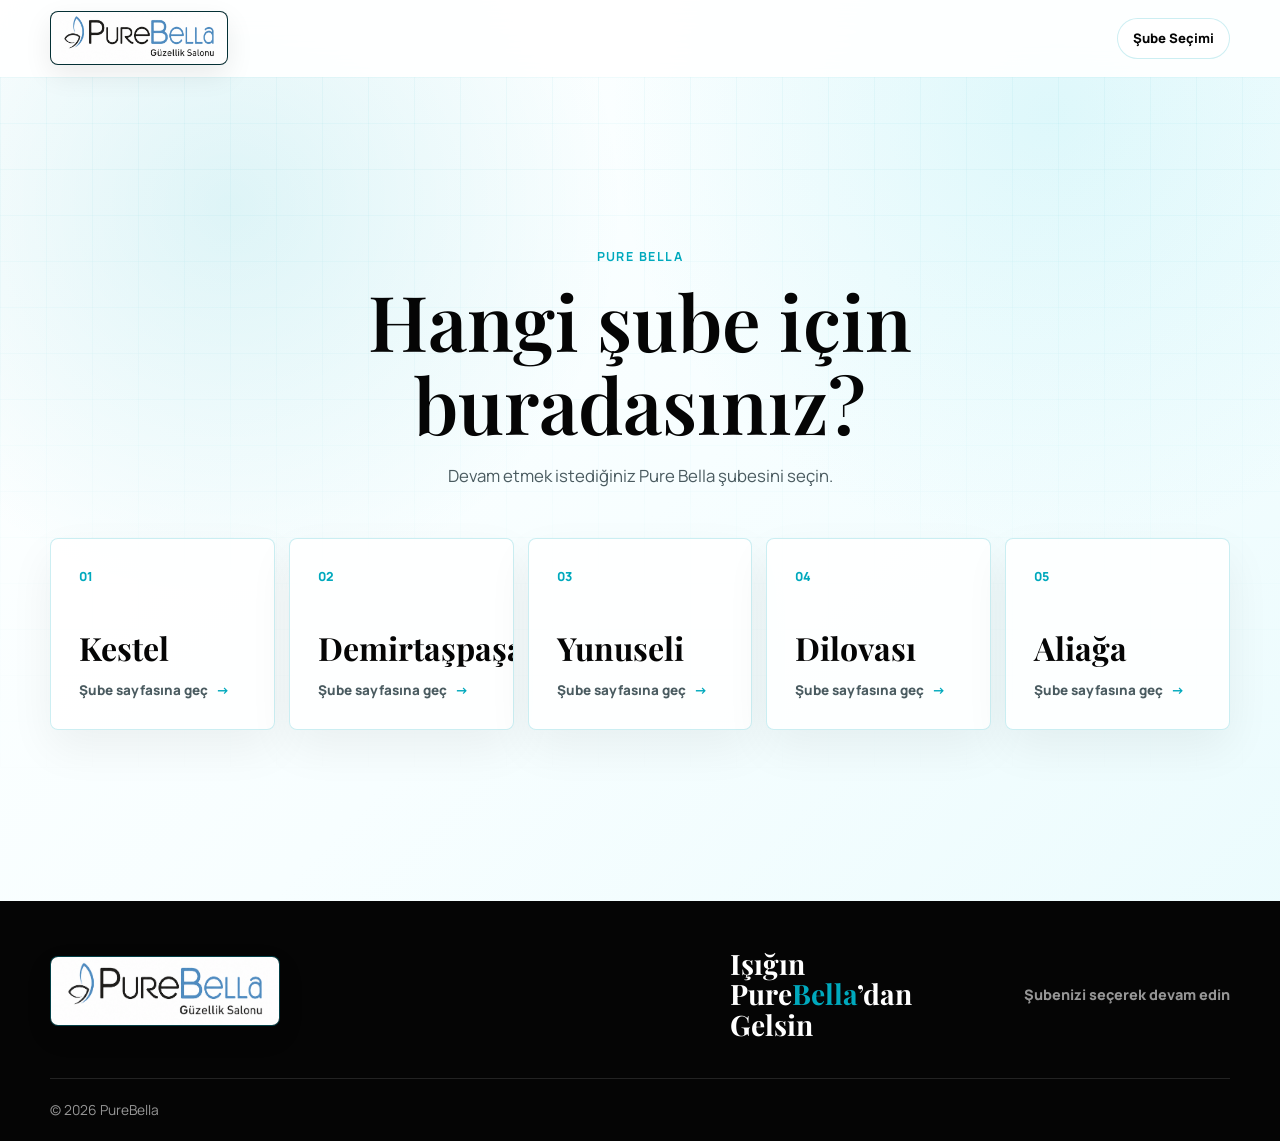
<file: index.html>
<!DOCTYPE html>
<html lang="tr">
<head>
  <meta charset="UTF-8">
  <meta name="viewport" content="width=device-width, initial-scale=1.0">
  <title>Pure Bella | Şube Seçimi</title>
  <meta name="description" content="Pure Bella şubenizi seçerek ilgili güzellik merkezi sayfasına geçin.">
  <meta name="theme-color" content="#ffffff">
  <meta property="og:title" content="Pure Bella | Şube Seçimi">
  <meta property="og:description" content="Pure Bella şubenizi seçerek ilgili sayfaya ulaşın.">
  <meta property="og:type" content="website">
  <meta property="og:locale" content="tr_TR">
  <meta property="og:site_name" content="Pure Bella">
  <link rel="preconnect" href="https://fonts.googleapis.com">
  <link rel="preconnect" href="https://fonts.gstatic.com" crossorigin>
  <link href="https://fonts.googleapis.com/css2?family=Manrope:wght@400;500;600;700&family=Playfair+Display:wght@500;600;700&display=swap" rel="stylesheet">
  <link rel="stylesheet" href="styles.css">
  <script src="script.js" defer></script>
</head>
<body class="branch-page">
  <a class="skip-link" href="#main">İçeriğe geç</a>

  <header class="site-header branch-select-header" data-header>
    <div class="container header-inner">
      <a class="brand" href="index.html" aria-label="Pure Bella şube seçimi">
        <img class="brand-logo" src="assets/pure%20bella%20headerfooter.png" alt="Pure Bella marka görseli">
      </a>

      <a class="branch-header-note" href="index.html">Şube Seçimi</a>
    </div>
  </header>

  <main class="branch-select-main" id="main">
    <section class="branch-select-hero" aria-labelledby="branch-title">
      <div class="container branch-select-container">
        <div class="branch-select-copy reveal">
          <p class="section-kicker">Pure Bella</p>
          <h1 id="branch-title">Hangi şube için buradasınız?</h1>
          <p>Devam etmek istediğiniz Pure Bella şubesini seçin.</p>
        </div>

        <div class="branch-grid" aria-label="Pure Bella şubeleri">
          <a class="branch-card reveal" href="pure-bella-kestel.html">
            <span class="branch-card-index">01</span>
            <span class="branch-card-name">Kestel</span>
            <span class="branch-card-action">Şube sayfasına geç</span>
          </a>

          <a class="branch-card reveal" href="pure-bella-demirtaspasa.html">
            <span class="branch-card-index">02</span>
            <span class="branch-card-name">Demirtaşpaşa</span>
            <span class="branch-card-action">Şube sayfasına geç</span>
          </a>

          <a class="branch-card reveal" href="pure-bella-yunuseli.html">
            <span class="branch-card-index">03</span>
            <span class="branch-card-name">Yunuseli</span>
            <span class="branch-card-action">Şube sayfasına geç</span>
          </a>

          <a class="branch-card reveal" href="pure-bella-dilovasi.html">
            <span class="branch-card-index">04</span>
            <span class="branch-card-name">Dilovası</span>
            <span class="branch-card-action">Şube sayfasına geç</span>
          </a>

          <a class="branch-card reveal" href="pure-bella-aliaga.html">
            <span class="branch-card-index">05</span>
            <span class="branch-card-name">Aliağa</span>
            <span class="branch-card-action">Şube sayfasına geç</span>
          </a>
        </div>
      </div>
    </section>
  </main>

  <footer class="site-footer branch-select-footer">
    <div class="container footer-grid">
      <div>
        <a class="brand footer-brand" href="index.html" aria-label="Pure Bella şube seçimi">
          <img class="brand-logo footer-brand-logo" src="assets/pure%20bella%20headerfooter.png" alt="Pure Bella marka görseli">
        </a>
      </div>
      <p class="footer-slogan">Işığın <span class="brand-word">Pure<span>Bella</span></span>’dan Gelsin</p>
      <div class="footer-contact">
        <span>Şubenizi seçerek devam edin</span>
      </div>
    </div>
    <div class="container footer-bottom">
      <p>© 2026 PureBella</p>
    </div>
  </footer>
</body>
</html>
</file>
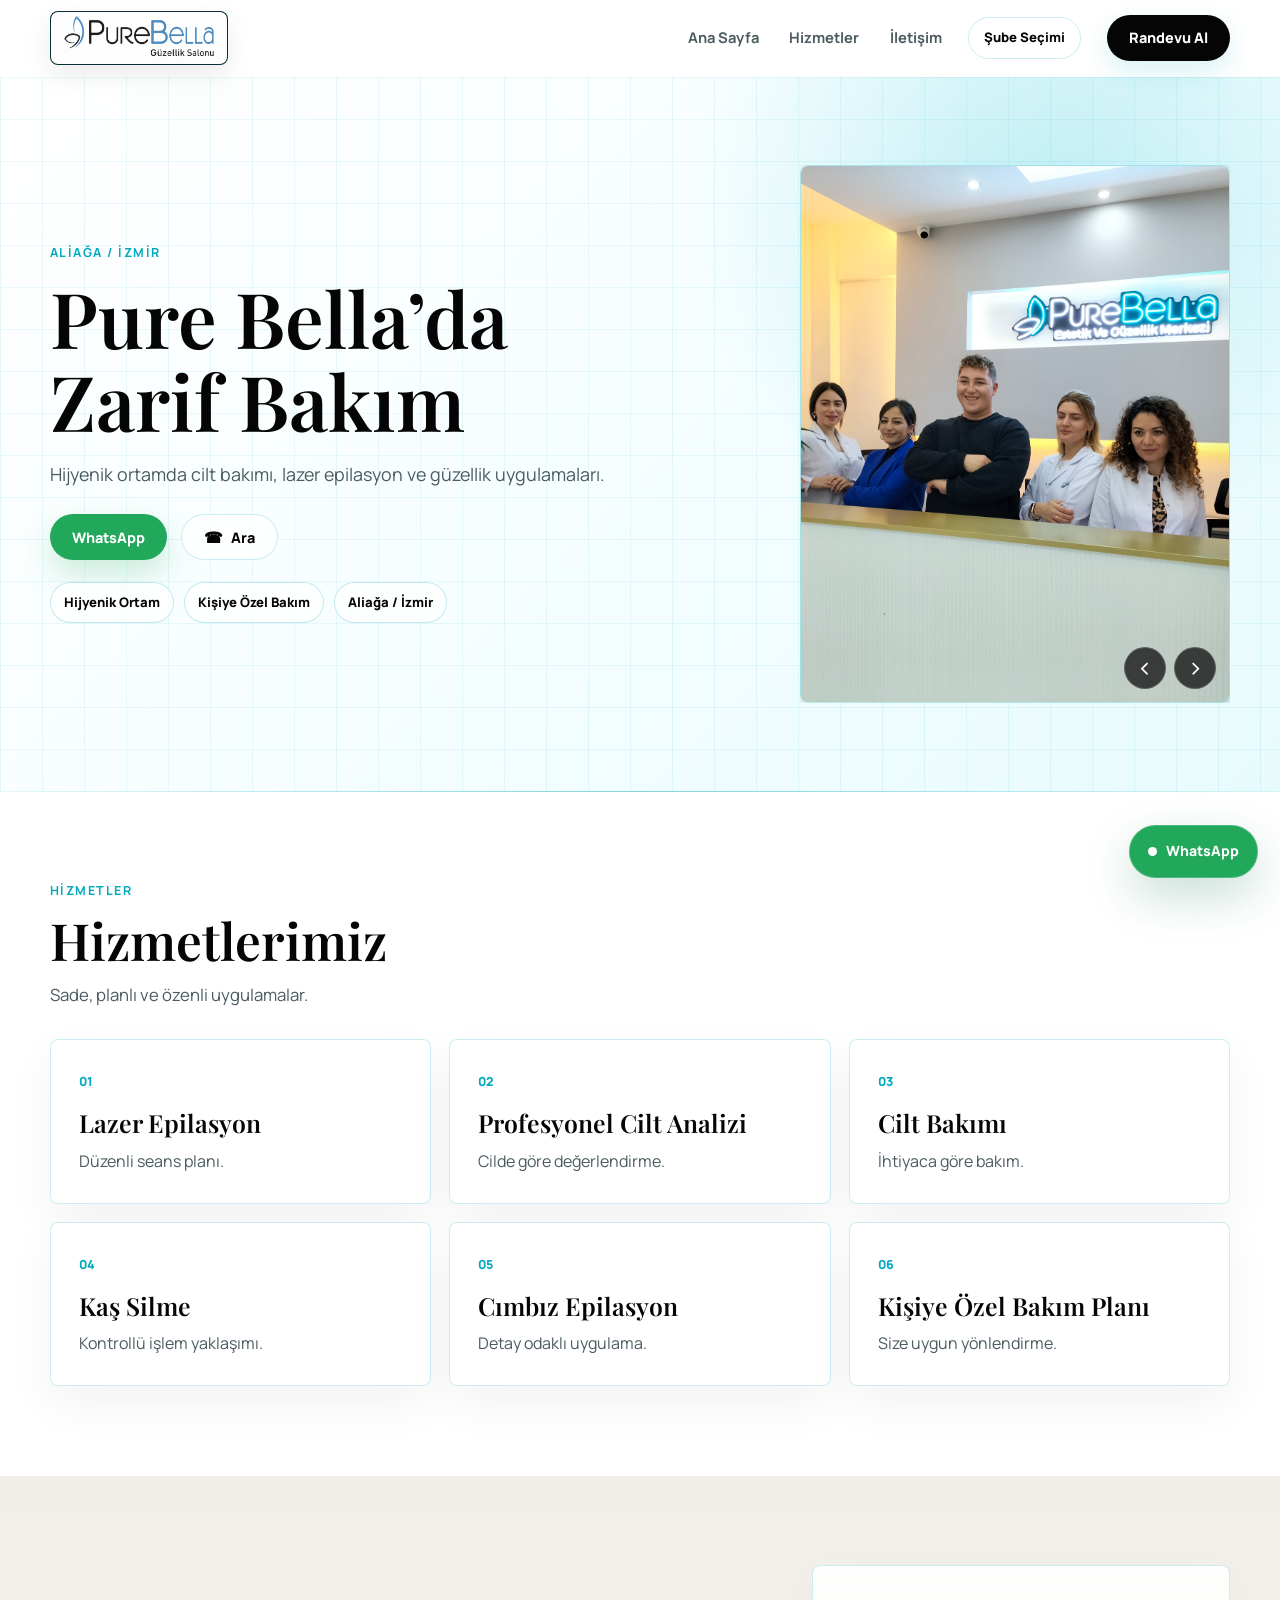
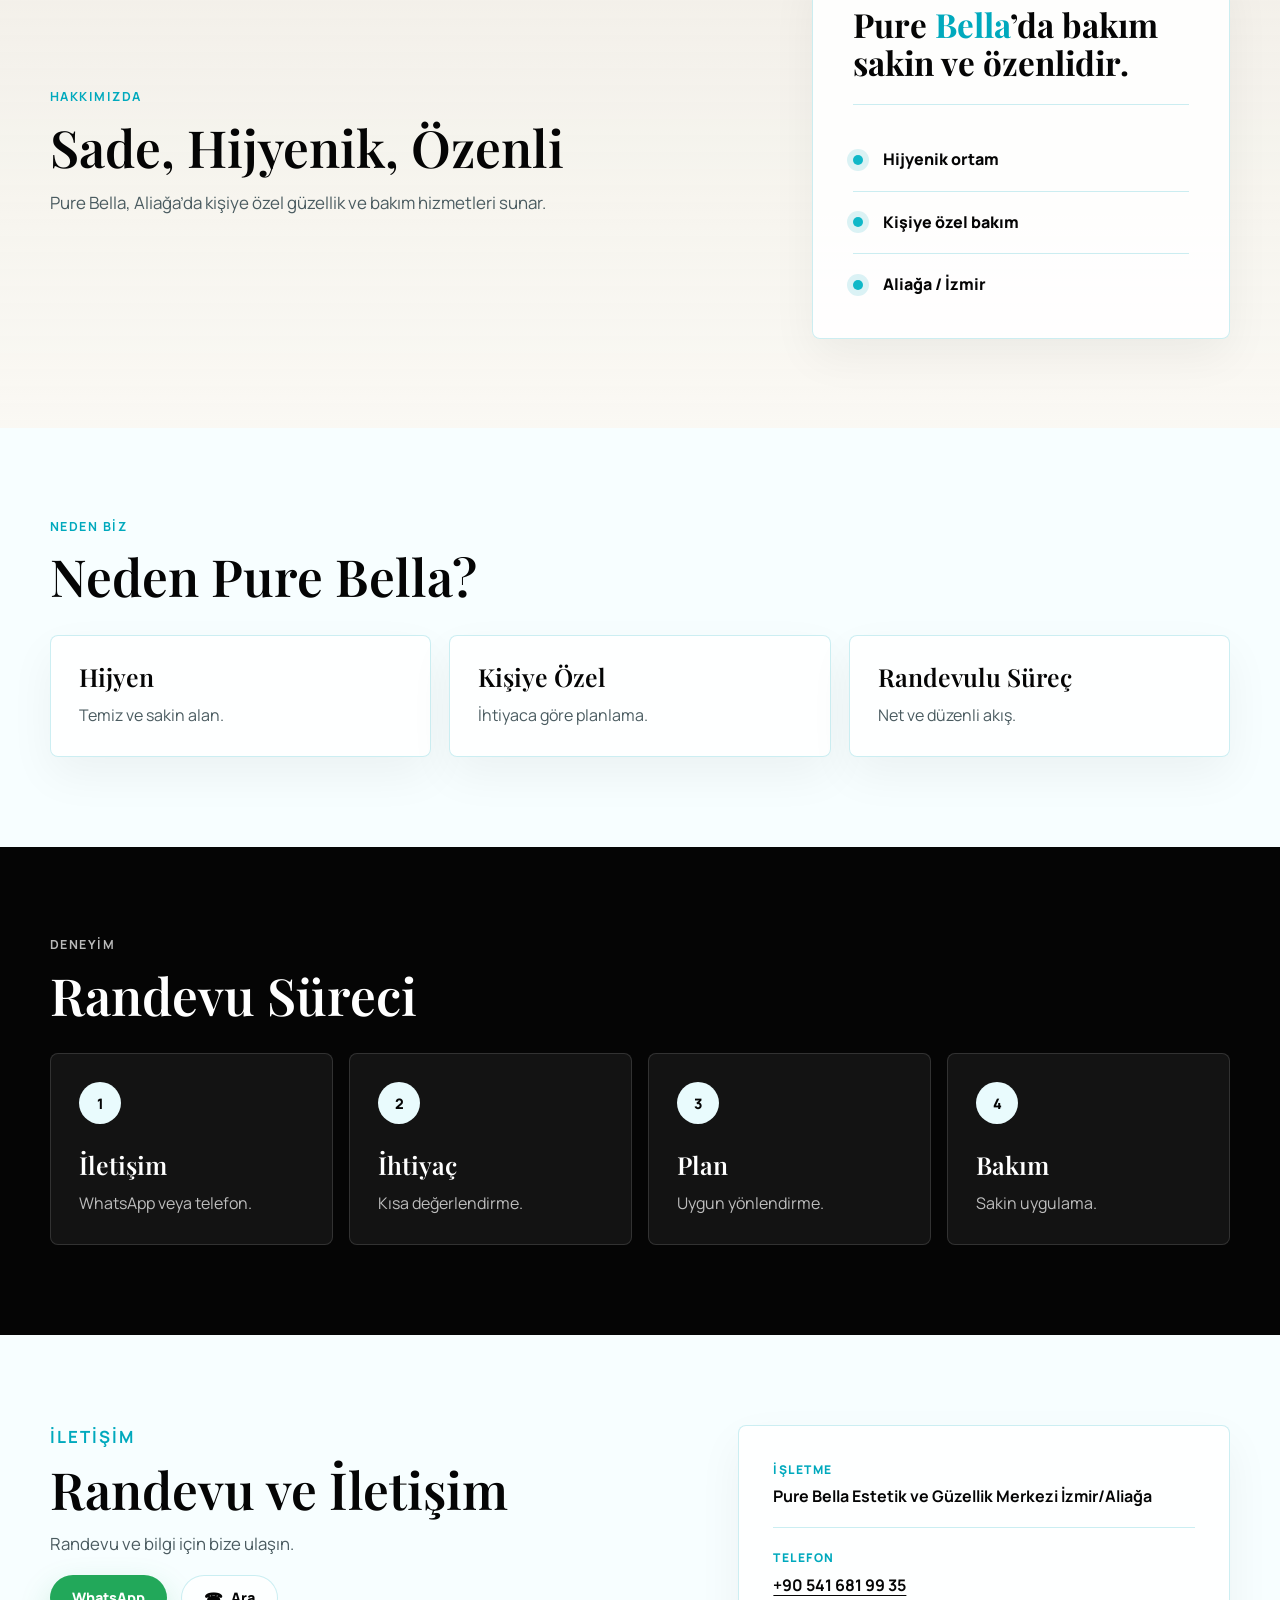
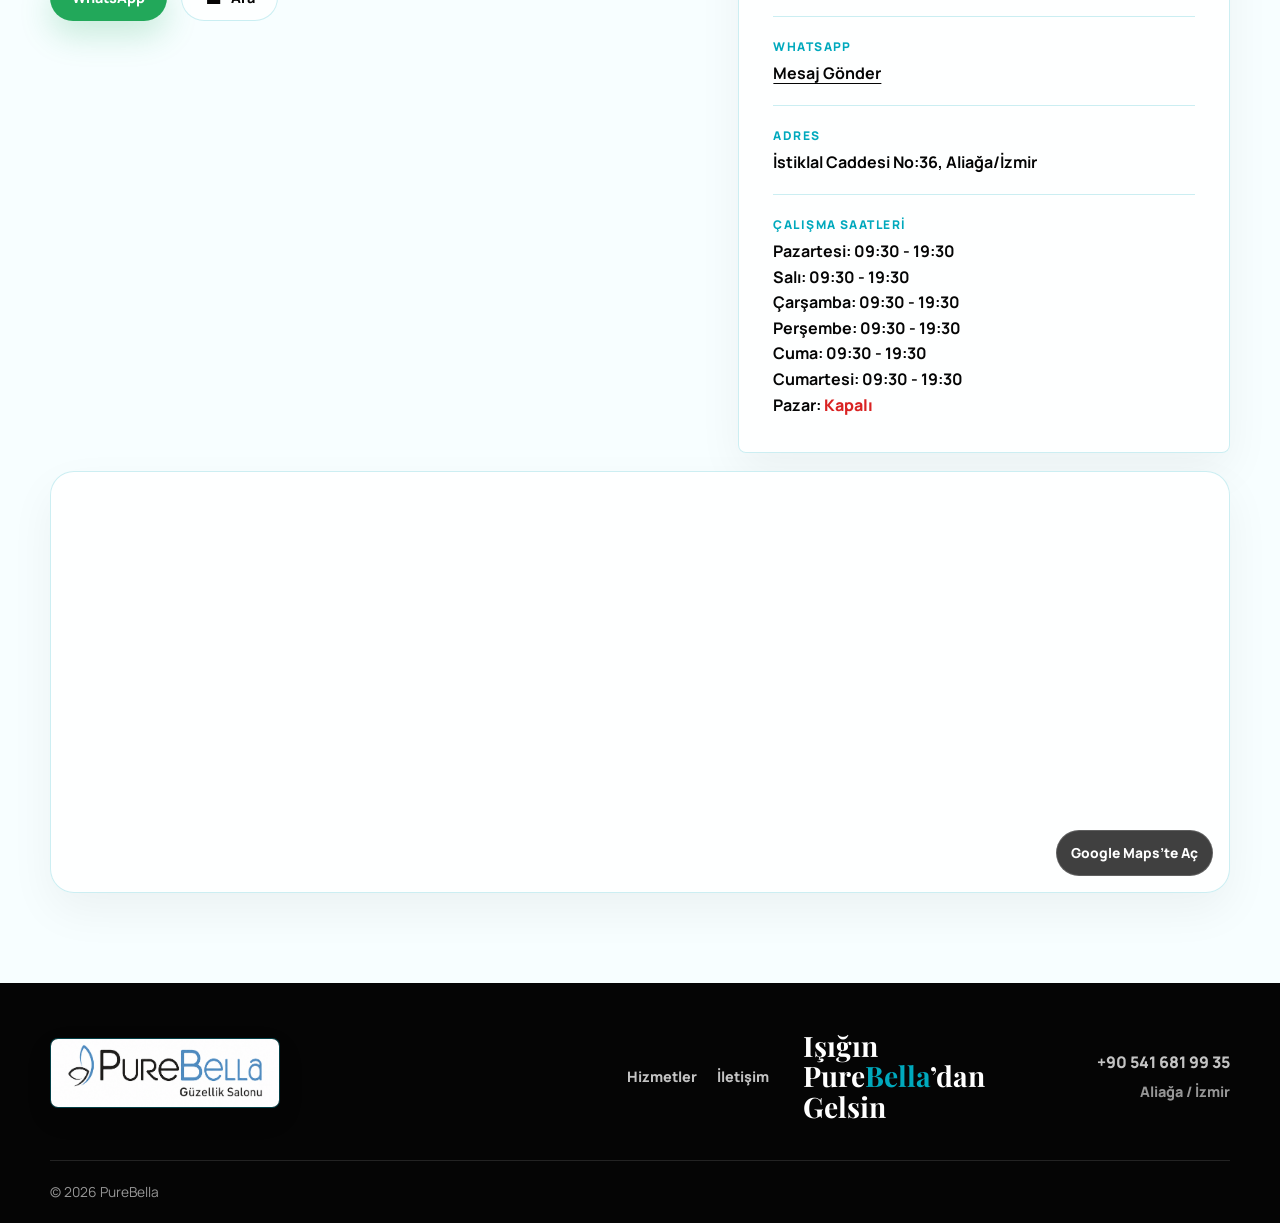
<file: pure-bella-aliaga.html>
<!DOCTYPE html>
<html lang="tr">
<head>
  <meta charset="UTF-8">
  <meta name="viewport" content="width=device-width, initial-scale=1.0">
  <title>Purebella Güzellik Salonu | Aliağa İzmir Güzellik Salonu</title>
  <meta name="description" content="Purebella Güzellik Salonu; lazer epilasyon, cilt bakımı, profesyonel cilt analizi, kaş silme ve kişiye özel bakım planları için Aliağa İzmir’de hijyenik ve samimi bir güzellik deneyimi sunar.">
  <meta name="theme-color" content="#ffffff">
  <meta property="og:title" content="Purebella Güzellik Salonu">
  <meta property="og:description" content="Aliağa İzmir’de hijyenik, güvenilir ve kişiye özel güzellik hizmetleri için Purebella Güzellik Salonu ile randevunuzu oluşturun.">
  <meta property="og:type" content="website">
  <meta property="og:locale" content="tr_TR">
  <meta property="og:site_name" content="Pure Bella">
  <meta property="og:image" content="assets/pure-bella-hero.jpg">
  <link rel="preconnect" href="https://fonts.googleapis.com">
  <link rel="preconnect" href="https://fonts.gstatic.com" crossorigin>
  <link href="https://fonts.googleapis.com/css2?family=Manrope:wght@400;500;600;700&family=Playfair+Display:wght@500;600;700&display=swap" rel="stylesheet">
  <link rel="stylesheet" href="styles.css">
  <script src="script.js" defer></script>
  <script type="application/ld+json">
    {
      "@context": "https://schema.org",
      "@type": "BeautySalon",
      "@id": "https://wa.me/905416819935#pure-bella",
      "name": "Purebella Güzellik Salonu",
      "description": "Aliağa, İzmir’de lazer epilasyon, cilt bakımı, profesyonel cilt analizi, kaş silme ve kişiye özel bakım planlama hizmetleri sunan güzellik merkezi.",
      "telephone": "+90 541 681 99 35",
      "image": "assets/pure-bella-hero.jpg",
      "address": {
        "@type": "PostalAddress",
        "streetAddress": "İstiklal Caddesi No:36, Aliağa/İzmir",
        "addressLocality": "Aliağa",
        "addressRegion": "İzmir",
        "addressCountry": "TR"
      },
      "areaServed": {
        "@type": "City",
        "name": "Aliağa, İzmir"
      },
      "priceRange": "$$",
      "sameAs": [
        "https://wa.me/905416819935"
      ]
    }
  </script>
</head>
<body>
  <a class="skip-link" href="#main">İçeriğe geç</a>

  <header class="site-header" data-header>
    <div class="container header-inner">
      <a class="brand" href="#home" aria-label="Pure Bella ana sayfa">
        <img class="brand-logo" src="assets/pure%20bella%20headerfooter.png" alt="Pure Bella marka görseli">
      </a>

      <button class="menu-toggle" type="button" aria-label="Menüyü aç" aria-expanded="false" aria-controls="site-nav" data-menu-toggle>
        <span></span>
        <span></span>
        <span></span>
      </button>

      <nav class="site-nav" id="site-nav" aria-label="Ana menü" data-nav>
        <a href="#home">Ana Sayfa</a>
        <a href="#services">Hizmetler</a>
        <a href="#contact">İletişim</a>
      </nav>

      <a class="branch-switch" href="index.html">Şube Seçimi</a>
      <a class="header-cta" href="https://wa.me/905416819935" target="_blank" rel="noopener">Randevu Al</a>
    </div>
  </header>

  <main id="main">
    <section class="hero section" id="home">
      <div class="container hero-grid">
        <div class="hero-content reveal">
          <p class="section-kicker">Aliağa / İzmir</p>
          <h1>Pure Bella’da Zarif Bakım</h1>
          <p class="hero-text">Hijyenik ortamda cilt bakımı, lazer epilasyon ve güzellik uygulamaları.</p>
          <div class="hero-actions">
            <a class="btn btn-primary whatsapp-cta" href="https://wa.me/905416819935" target="_blank" rel="noopener">WhatsApp</a>
            <a class="btn btn-secondary phone-cta" href="tel:05416819935">Ara</a>
          </div>
          <div class="trust-row" aria-label="Güven unsurları">
            <span>Hijyenik Ortam</span>
            <span>Kişiye Özel Bakım</span>
            <span>Aliağa / İzmir</span>
          </div>
        </div>

        <div class="hero-slider reveal" aria-label="Pure Bella fotoğraf alanı" data-hero-slider>
          <div class="hero-slider-track" data-slider-track>
            <figure class="hero-photo image-shell" aria-label="Pure Bella fotoğraf alanı 1">
              <img src="assets/Pure%20Bella%20Alia%C4%9Fa/alipurebella1.jpg" alt="Pure Bella güzellik merkezi fotoğrafı" data-fallback-image>
            </figure>
            <figure class="hero-photo image-shell" aria-label="Pure Bella fotoğraf alanı 2">
              <img src="assets/Pure%20Bella%20Alia%C4%9Fa/alipurebella2.jpg" alt="Pure Bella bakım odası fotoğrafı" data-fallback-image>
            </figure>
            <figure class="hero-photo image-shell" aria-label="Pure Bella fotoğraf alanı 3">
              <img src="assets/Pure%20Bella%20Alia%C4%9Fa/alipurebella3.jpg" alt="Pure Bella cilt bakımı alanı fotoğrafı" data-fallback-image>
            </figure>
            <figure class="hero-photo image-shell" aria-label="Pure Bella fotoğraf alanı 4">
              <img src="assets/Pure%20Bella%20Alia%C4%9Fa/alipurebella4.jpg" alt="Pure Bella hijyen ve bakım detayı fotoğrafı" data-fallback-image>
            </figure>
            <figure class="hero-photo image-shell" aria-label="Pure Bella fotoğraf alanı 5">
              <img src="assets/Pure%20Bella%20Alia%C4%9Fa/alipurebella5.jpg" alt="Pure Bella karşılama alanı fotoğrafı" data-fallback-image>
            </figure>
            <figure class="hero-photo image-shell" aria-label="Pure Bella fotoğraf alanı 6">
              <img src="assets/Pure%20Bella%20Alia%C4%9Fa/alipurebella6.jpg" alt="Pure Bella güzellik merkezi detay fotoğrafı" data-fallback-image>
            </figure>
            <figure class="hero-photo image-shell" aria-label="Pure Bella fotoğraf alanı 7">
              <img src="assets/Pure%20Bella%20Alia%C4%9Fa/alipurebella7.jpg" alt="Pure Bella güzellik merkezi karşılama fotoğrafı" data-fallback-image>
            </figure>
          </div>

          <div class="hero-slider-controls" aria-label="Fotoğraf kontrolleri">
            <button class="slider-btn" type="button" aria-label="Önceki fotoğraf" data-slider-prev>‹</button>
            <button class="slider-btn" type="button" aria-label="Sonraki fotoğraf" data-slider-next>›</button>
          </div>
        </div>
      </div>
    </section>

    <section class="section services" id="services">
      <div class="container">
        <div class="section-heading reveal">
          <p class="section-kicker">Hizmetler</p>
          <h2>Hizmetlerimiz</h2>
          <p>Sade, planlı ve özenli uygulamalar.</p>
        </div>

        <div class="service-grid">
          <article class="service-card reveal">
            <span class="card-number">01</span>
            <h3>Lazer Epilasyon</h3>
            <p>Düzenli seans planı.</p>
          </article>
          <article class="service-card reveal">
            <span class="card-number">02</span>
            <h3>Profesyonel Cilt Analizi</h3>
            <p>Cilde göre değerlendirme.</p>
          </article>
          <article class="service-card reveal">
            <span class="card-number">03</span>
            <h3>Cilt Bakımı</h3>
            <p>İhtiyaca göre bakım.</p>
          </article>
          <article class="service-card reveal">
            <span class="card-number">04</span>
            <h3>Kaş Silme</h3>
            <p>Kontrollü işlem yaklaşımı.</p>
          </article>
          <article class="service-card reveal">
            <span class="card-number">05</span>
            <h3>Cımbız Epilasyon</h3>
            <p>Detay odaklı uygulama.</p>
          </article>
          <article class="service-card reveal">
            <span class="card-number">06</span>
            <h3>Kişiye Özel Bakım Planı</h3>
            <p>Size uygun yönlendirme.</p>
          </article>
        </div>
      </div>
    </section>

    <section class="section about" id="about">
      <div class="container split-grid">
        <div class="about-copy reveal">
          <p class="section-kicker">Hakkımızda</p>
          <h2>Sade, Hijyenik, Özenli</h2>
          <p>Pure Bella, Aliağa’da kişiye özel güzellik ve bakım hizmetleri sunar.</p>
        </div>

        <div class="highlight-panel reveal">
          <p class="about-slogan">
            <span class="brand-word">Pure <span>Bella</span></span>’da bakım sakin ve özenlidir.
          </p>
          <div class="highlight-item">
            <span></span>
            <p>Hijyenik ortam</p>
          </div>
          <div class="highlight-item">
            <span></span>
            <p>Kişiye özel bakım</p>
          </div>
          <div class="highlight-item">
            <span></span>
            <p>Aliağa / İzmir</p>
          </div>
        </div>
      </div>
    </section>

    <section class="section why" id="why">
      <div class="container">
        <div class="section-heading reveal">
          <p class="section-kicker">Neden Biz</p>
          <h2>Neden Pure Bella?</h2>
        </div>

        <div class="why-grid">
          <article class="why-card reveal">
            <h3>Hijyen</h3>
            <p>Temiz ve sakin alan.</p>
          </article>
          <article class="why-card reveal">
            <h3>Kişiye Özel</h3>
            <p>İhtiyaca göre planlama.</p>
          </article>
          <article class="why-card reveal">
            <h3>Randevulu Süreç</h3>
            <p>Net ve düzenli akış.</p>
          </article>
        </div>
      </div>
    </section>

    <section class="section process" id="process">
      <div class="container">
        <div class="section-heading reveal">
          <p class="section-kicker">Deneyim</p>
          <h2>Randevu Süreci</h2>
        </div>

        <div class="process-steps">
          <article class="step-card reveal">
            <span>1</span>
            <h3>İletişim</h3>
            <p>WhatsApp veya telefon.</p>
          </article>
          <article class="step-card reveal">
            <span>2</span>
            <h3>İhtiyaç</h3>
            <p>Kısa değerlendirme.</p>
          </article>
          <article class="step-card reveal">
            <span>3</span>
            <h3>Plan</h3>
            <p>Uygun yönlendirme.</p>
          </article>
          <article class="step-card reveal">
            <span>4</span>
            <h3>Bakım</h3>
            <p>Sakin uygulama.</p>
          </article>
        </div>
      </div>
    </section>

    <section class="section contact" id="contact">
      <div class="container contact-grid">
        <div class="contact-copy reveal">
          <p class="section-kicker">İletişim</p>
          <h2>Randevu ve İletişim</h2>
          <p>Randevu ve bilgi için bize ulaşın.</p>
          <div class="contact-actions">
            <a class="btn btn-primary whatsapp-cta" href="https://wa.me/905416819935" target="_blank" rel="noopener">WhatsApp</a>
            <a class="btn btn-secondary phone-cta" href="tel:05416819935">Ara</a>
          </div>
        </div>

        <div class="contact-details reveal">
          <dl>
            <div>
              <dt>İşletme</dt>
              <dd>Pure Bella Estetik ve Güzellik Merkezi İzmir/Aliağa</dd>
            </div>
            <div>
              <dt>Telefon</dt>
              <dd><a href="tel:05416819935">+90 541 681 99 35</a></dd>
            </div>
            <div>
              <dt>WhatsApp</dt>
              <dd><a href="https://wa.me/905416819935" target="_blank" rel="noopener">Mesaj Gönder</a></dd>
            </div>
            <div>
              <dt>Adres</dt>
              <dd><span class="address-placeholder">İstiklal Caddesi No:36, Aliağa/İzmir</span></dd>
            </div>
            <div>
              <dt>Çalışma Saatleri</dt>
              <dd>Pazartesi: 09:30 - 19:30 <br> Salı: 09:30 - 19:30 <br>Çarşamba: 09:30 - 19:30 
              <br>Perşembe: 09:30 - 19:30 <br>Cuma: 09:30 - 19:30 <br>Cumartesi: 09:30 - 19:30 <br>Pazar: <span class="closed-day">Kapalı</span></dd>
            </div>
          </dl>
        </div>

        <div class="map-panel reveal" aria-label="Pure Bella Google Maps konumu">
          <iframe class="map-embed" title="Purebella Güzellik Salonu Google Maps konumu" src="https://maps.google.com/maps?q=Pure%20Bella%20Estetik%20ve%20G%C3%BCzellik%20Merkezi%20Kestel%2C%20Kestel%2C%20Bursa&t=&z=16&ie=UTF8&iwloc=&output=embed" loading="lazy" referrerpolicy="no-referrer-when-downgrade" allowfullscreen></iframe>
          <a class="map-open-link" href="https://www.google.com/maps/place/Pure+Bella+Estetik+ve+Güzellik+Merkezi+Kestel/@40.2004931,29.2118783,17z/data=!4m15!1m8!3m7!1s0x14ca392719021083:0x87bb28c44d12365b!2sPure+Bella+Estetik+ve+Güzellik+Merkezi+Kestel!8m2!3d40.2004931!4d29.2118783!10e5!16s%2Fg%2F11j0q48jrt!3m5!1s0x14ca392719021083:0x87bb28c44d12365b!8m2!3d40.2004931!4d29.2118783!16s%2Fg%2F11j0q48jrt?entry=ttu&g_ep=EgoyMDI2MDUwNi4wIKXMDSoASAFQAw%3D%3D" target="_blank" rel="noopener">Google Maps’te Aç</a>
        </div>
      </div>
    </section>
  </main>

  <footer class="site-footer">
    <div class="container footer-grid">
      <div>
        <a class="brand footer-brand" href="#home" aria-label="Pure Bella ana sayfa">
          <img class="brand-logo footer-brand-logo" src="assets/pure%20bella%20headerfooter.png" alt="Pure Bella marka görseli">
        </a>
      </div>
      <nav class="footer-links" aria-label="Alt menü">
        <a href="#services">Hizmetler</a>
        <a href="#contact">İletişim</a>
      </nav>
      <p class="footer-slogan">Işığın <span class="brand-word">Pure<span>Bella</span></span>’dan Gelsin</p>
      <div class="footer-contact">
        <a href="tel:05416819935">+90 541 681 99 35</a>
        <span>Aliağa / İzmir</span>
      </div>
    </div>
    <div class="container footer-bottom">
      <p>© 2026 PureBella</p>
    </div>
  </footer>

  <a class="floating-whatsapp" href="https://wa.me/905416819935" target="_blank" rel="noopener" aria-label="WhatsApp üzerinden randevu al">
    <span>WhatsApp</span>
  </a>
</body>
</html>
</file>
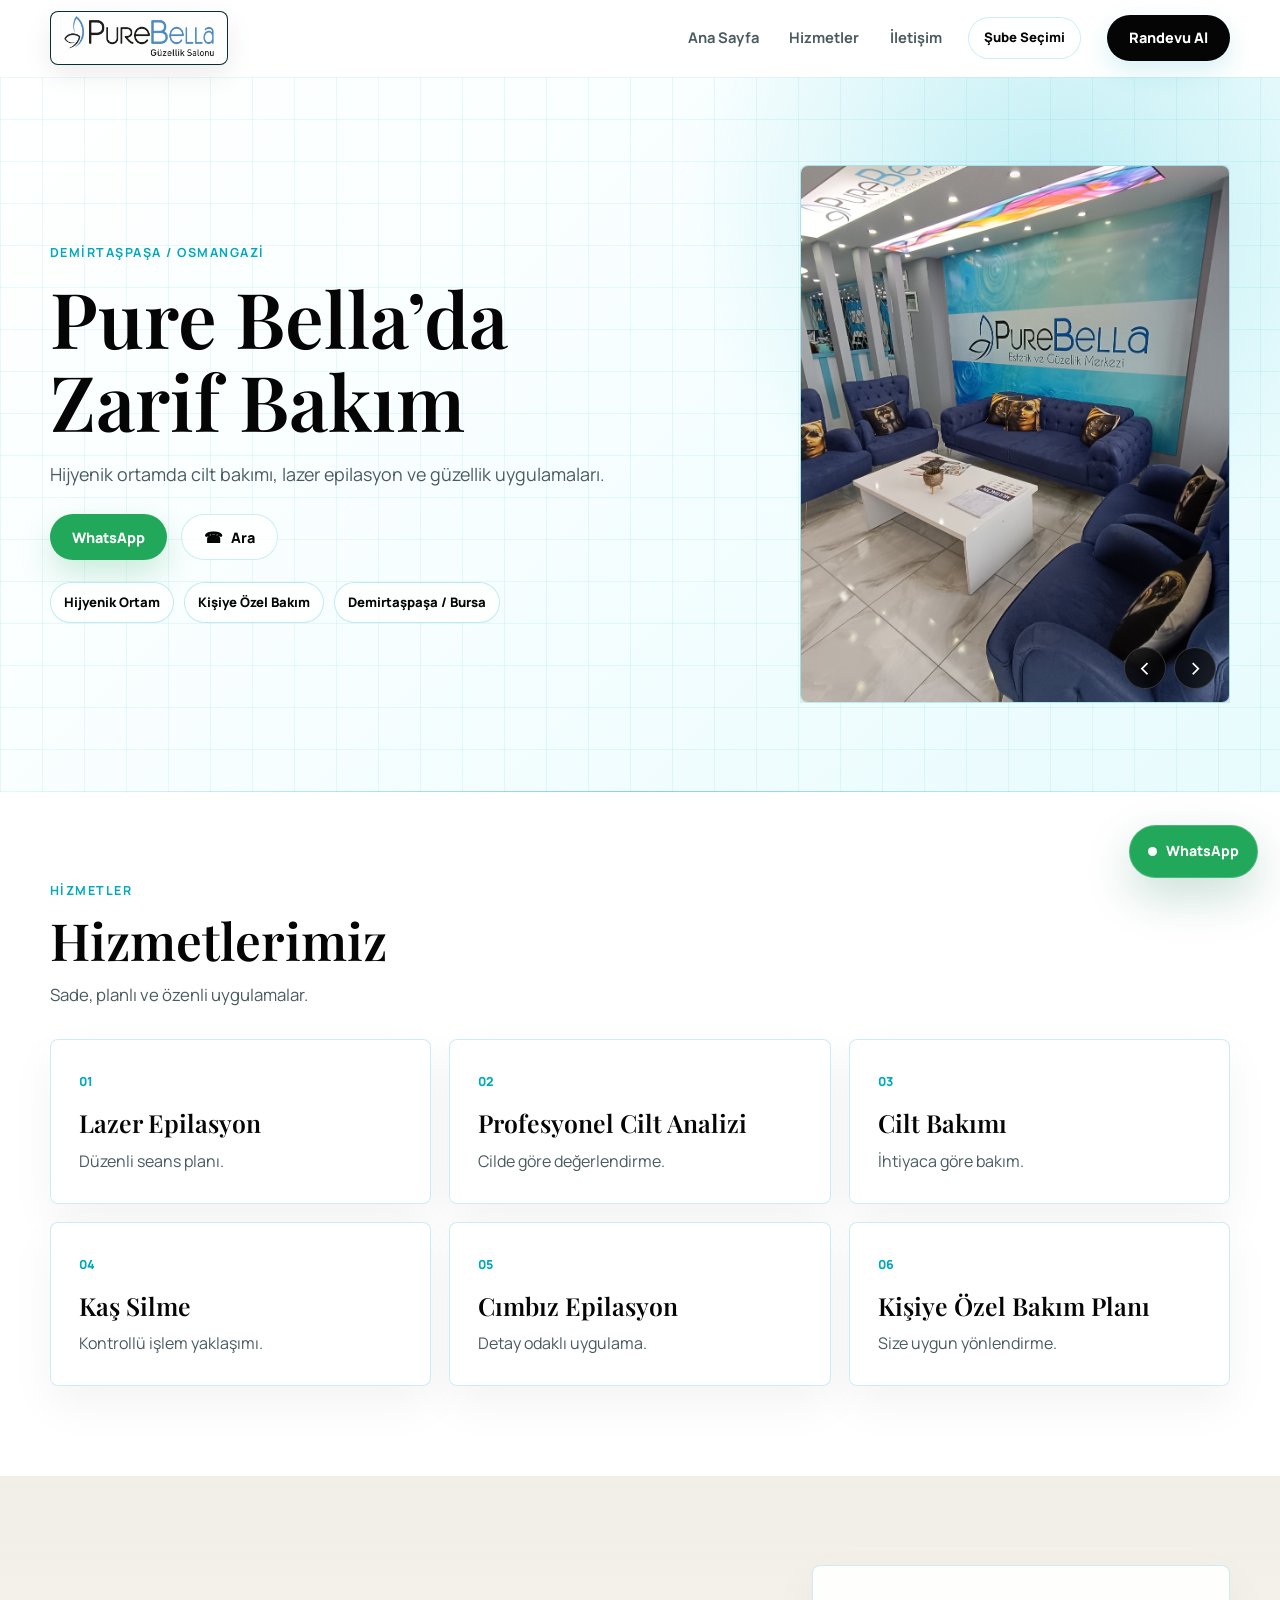
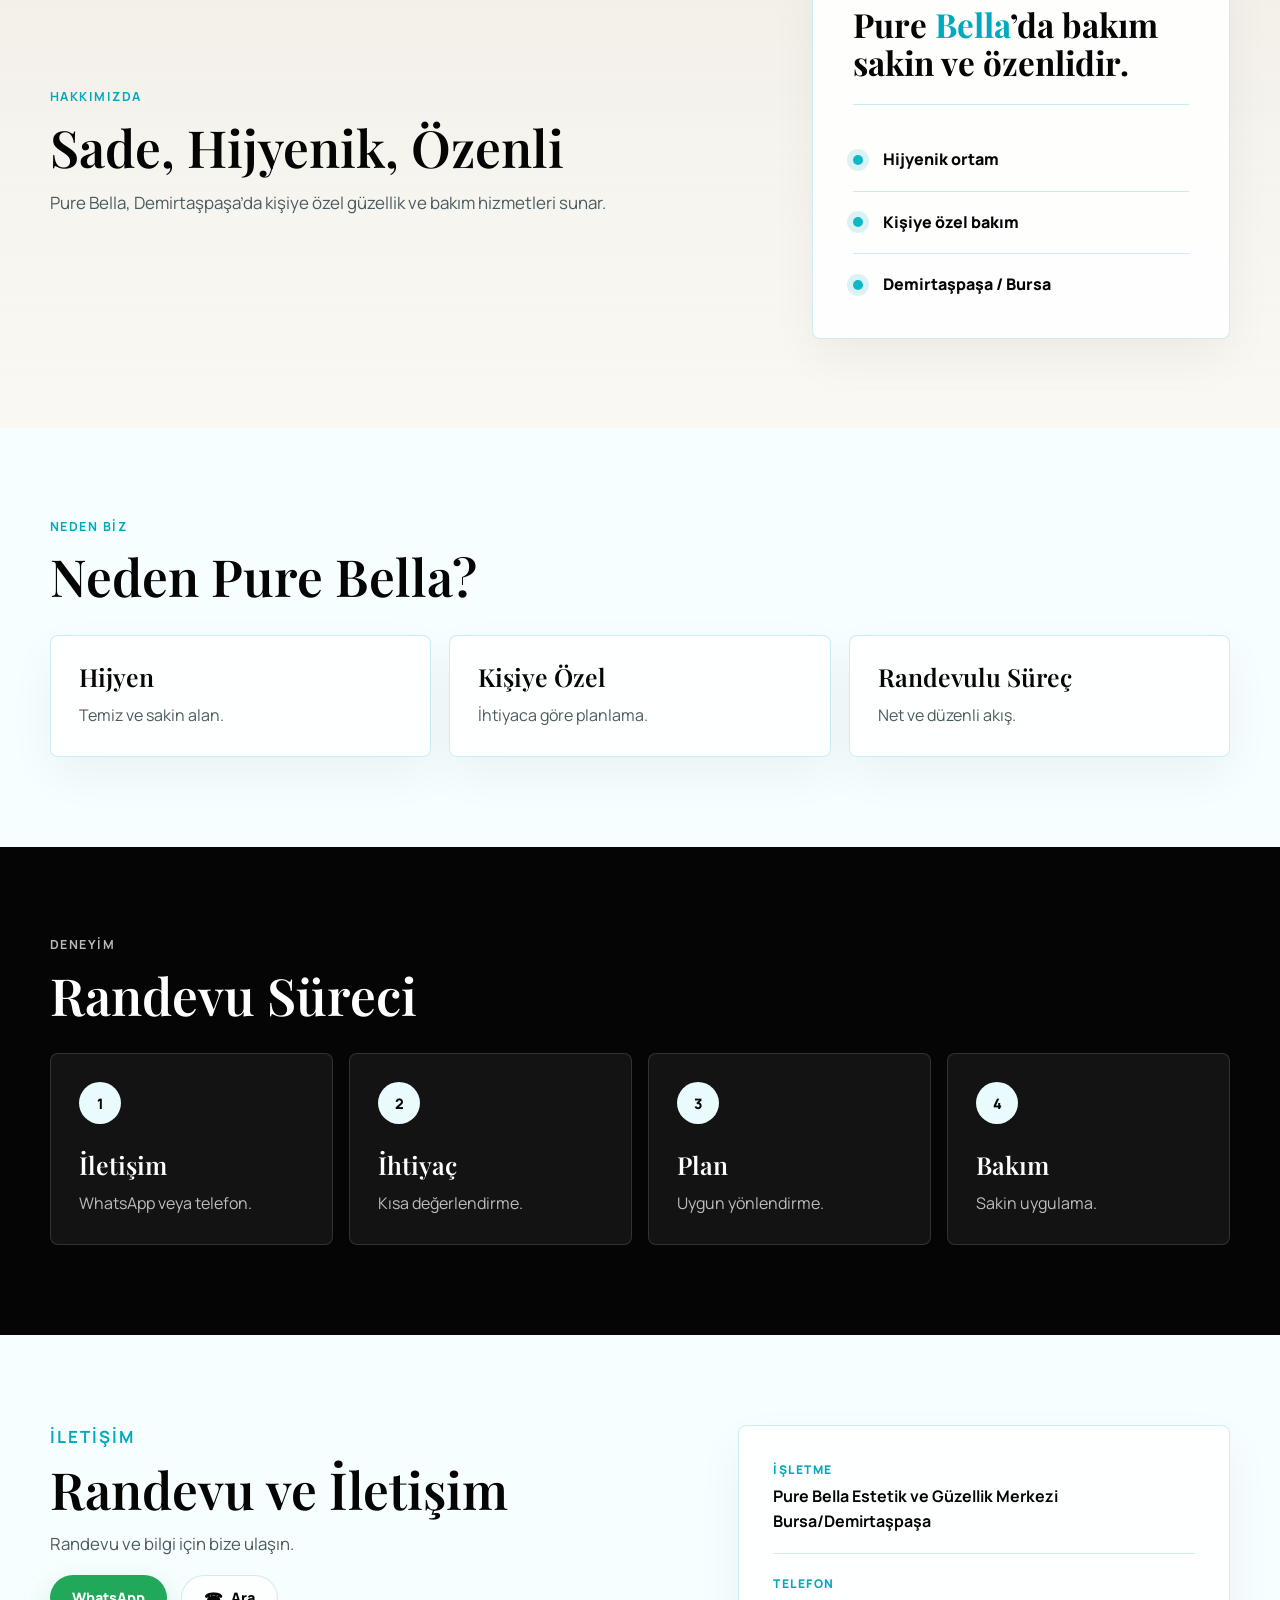
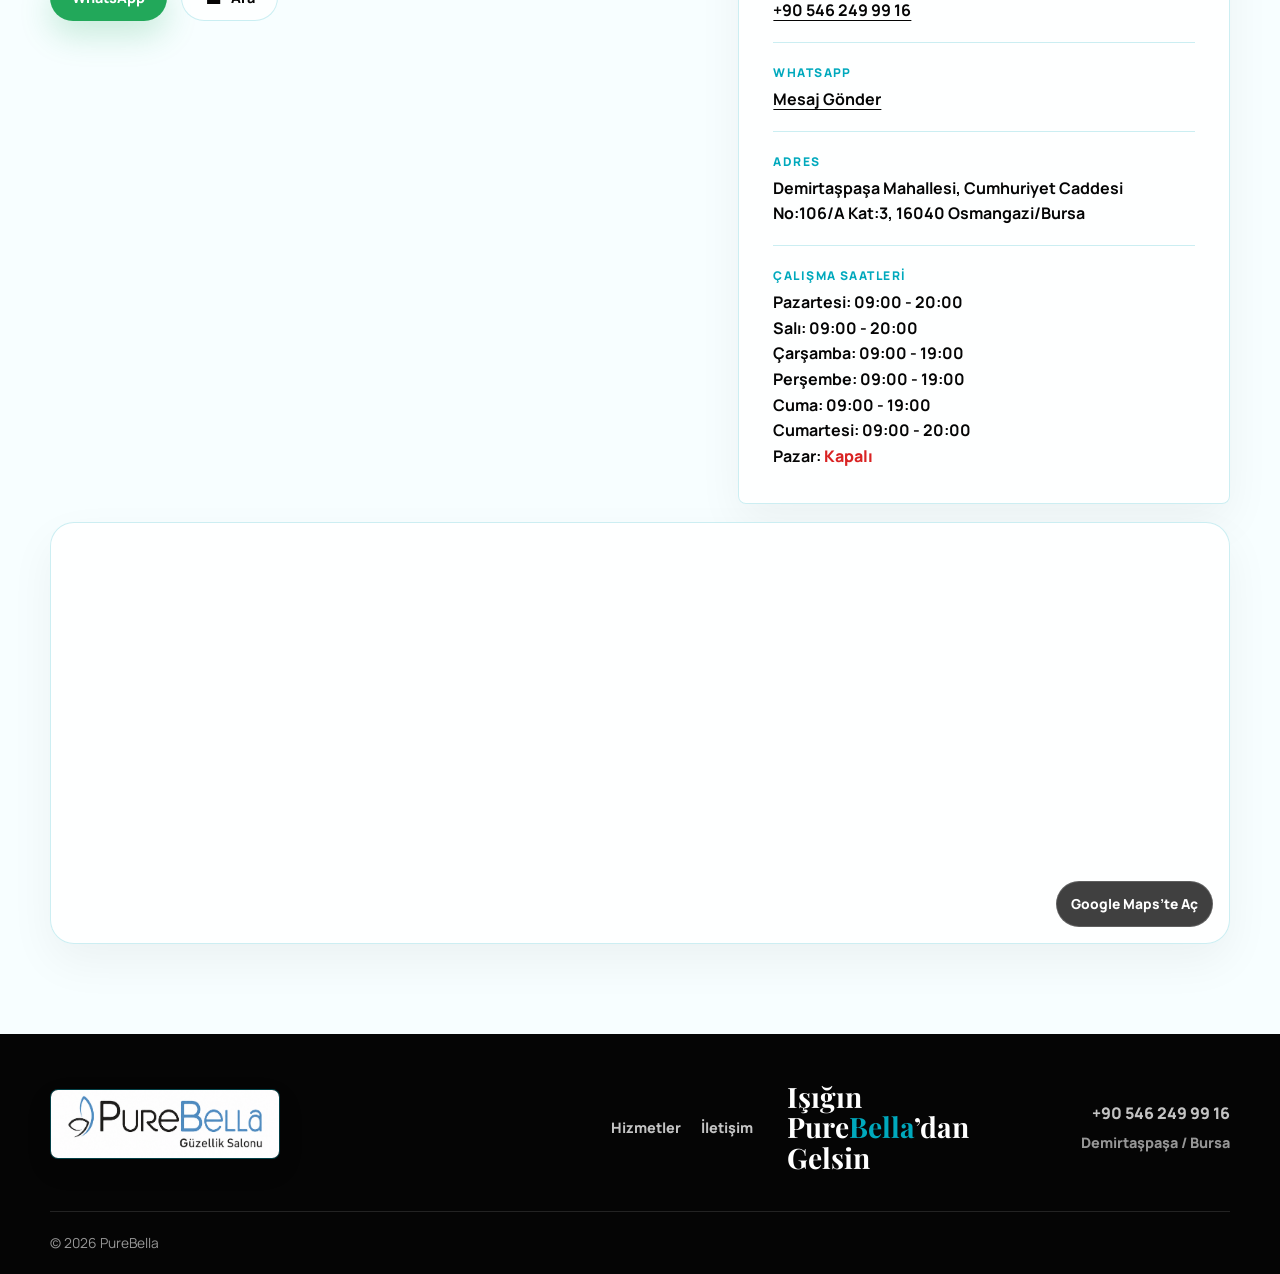
<file: pure-bella-demirtaspasa.html>
<!DOCTYPE html>
<html lang="tr">
<head>
  <meta charset="UTF-8">
  <meta name="viewport" content="width=device-width, initial-scale=1.0">
  <title>Pure Bella Bursa | Demirtaşpaşa Osmangazi Güzellik Salonu</title>
  <meta name="description" content="Pure Bella Bursa; lazer epilasyon, cilt bakımı, profesyonel cilt analizi, kaş silme ve kişiye özel bakım planları için Demirtaşpaşa Osmangazi’de hijyenik ve samimi bir güzellik deneyimi sunar.">
  <meta name="theme-color" content="#ffffff">
  <meta property="og:title" content="Pure Bella Bursa">
  <meta property="og:description" content="Demirtaşpaşa Osmangazi’de hijyenik, güvenilir ve kişiye özel güzellik hizmetleri için Pure Bella Bursa ile randevunuzu oluşturun.">
  <meta property="og:type" content="website">
  <meta property="og:locale" content="tr_TR">
  <meta property="og:site_name" content="Pure Bella">
  <meta property="og:image" content="assets/pure-bella-hero.jpg">
  <link rel="preconnect" href="https://fonts.googleapis.com">
  <link rel="preconnect" href="https://fonts.gstatic.com" crossorigin>
  <link href="https://fonts.googleapis.com/css2?family=Manrope:wght@400;500;600;700&family=Playfair+Display:wght@500;600;700&display=swap" rel="stylesheet">
  <link rel="stylesheet" href="styles.css">
  <script src="script.js" defer></script>
  <script type="application/ld+json">
    {
      "@context": "https://schema.org",
      "@type": "BeautySalon",
      "@id": "https://wa.me/905462499916#pure-bella",
      "name": "Pure Bella Bursa",
      "description": "Demirtaşpaşa, Osmangazi, Bursa’da lazer epilasyon, cilt bakımı, profesyonel cilt analizi, kaş silme ve kişiye özel bakım planlama hizmetleri sunan güzellik merkezi.",
      "telephone": "+90 546 249 99 16",
      "image": "assets/pure-bella-hero.jpg",
      "address": {
        "@type": "PostalAddress",
        "streetAddress": "Demirtaşpaşa Mahallesi, Cumhuriyet Caddesi No:106/A Kat:3, 16040 Osmangazi/Bursa",
        "addressLocality": "Osmangazi",
        "addressRegion": "Bursa",
        "addressCountry": "TR"
      },
      "areaServed": {
        "@type": "City",
        "name": "Demirtaşpaşa, Osmangazi, Bursa"
      },
      "priceRange": "$$",
      "sameAs": [
        "https://wa.me/905462499916"
      ]
    }
  </script>
</head>
<body>
  <a class="skip-link" href="#main">İçeriğe geç</a>

  <header class="site-header" data-header>
    <div class="container header-inner">
      <a class="brand" href="#home" aria-label="Pure Bella ana sayfa">
        <img class="brand-logo" src="assets/pure%20bella%20headerfooter.png" alt="Pure Bella marka görseli">
      </a>

      <button class="menu-toggle" type="button" aria-label="Menüyü aç" aria-expanded="false" aria-controls="site-nav" data-menu-toggle>
        <span></span>
        <span></span>
        <span></span>
      </button>

      <nav class="site-nav" id="site-nav" aria-label="Ana menü" data-nav>
        <a href="#home">Ana Sayfa</a>
        <a href="#services">Hizmetler</a>
        <a href="#contact">İletişim</a>
      </nav>

      <a class="branch-switch" href="index.html">Şube Seçimi</a>
      <a class="header-cta" href="" target="_blank" rel="noopener">Randevu Al</a>
    </div>
  </header>

  <main id="main">
    <section class="hero section" id="home">
      <div class="container hero-grid">
        <div class="hero-content reveal">
          <p class="section-kicker">Demirtaşpaşa / Osmangazi</p>
          <h1>Pure Bella’da Zarif Bakım</h1>
          <p class="hero-text">Hijyenik ortamda cilt bakımı, lazer epilasyon ve güzellik uygulamaları.</p>
          <div class="hero-actions">
            <a class="btn btn-primary whatsapp-cta" href="" target="_blank" rel="noopener">WhatsApp</a>
            <a class="btn btn-secondary phone-cta" href="">Ara</a>
          </div>
          <div class="trust-row" aria-label="Güven unsurları">
            <span>Hijyenik Ortam</span>
            <span>Kişiye Özel Bakım</span>
            <span>Demirtaşpaşa / Bursa</span>
          </div>
        </div>

        <div class="hero-slider reveal" aria-label="Pure Bella fotoğraf alanı" data-hero-slider>
          <div class="hero-slider-track" data-slider-track>
            <figure class="hero-photo image-shell" aria-label="Pure Bella fotoğraf alanı 1">
              <img src="assets/Pure%20Bella%20Demirta%C5%9Fpa%C5%9Fa/dmrpurebella1.jpg" alt="Pure Bella güzellik merkezi fotoğrafı" data-fallback-image>
            </figure>
            <figure class="hero-photo image-shell" aria-label="Pure Bella fotoğraf alanı 2">
              <img src="assets/Pure%20Bella%20Demirta%C5%9Fpa%C5%9Fa/dmrpurebella2.jpg" alt="Pure Bella bakım odası fotoğrafı" data-fallback-image>
            </figure>
            <figure class="hero-photo image-shell" aria-label="Pure Bella fotoğraf alanı 3">
              <img src="assets/Pure%20Bella%20Demirta%C5%9Fpa%C5%9Fa/dmrpurebella3.jpg" alt="Pure Bella cilt bakımı alanı fotoğrafı" data-fallback-image>
            </figure>
            <figure class="hero-photo image-shell" aria-label="Pure Bella fotoğraf alanı 4">
              <img src="assets/Pure%20Bella%20Demirta%C5%9Fpa%C5%9Fa/dmrpurebella4.jpg" alt="Pure Bella hijyen ve bakım detayı fotoğrafı" data-fallback-image>
            </figure>
            <figure class="hero-photo image-shell" aria-label="Pure Bella fotoğraf alanı 5">
              <img src="assets/Pure%20Bella%20Demirta%C5%9Fpa%C5%9Fa/dmrpurebella5.jpg" alt="Pure Bella karşılama alanı fotoğrafı" data-fallback-image>
            </figure>
          </div>

          <div class="hero-slider-controls" aria-label="Fotoğraf kontrolleri">
            <button class="slider-btn" type="button" aria-label="Önceki fotoğraf" data-slider-prev>‹</button>
            <button class="slider-btn" type="button" aria-label="Sonraki fotoğraf" data-slider-next>›</button>
          </div>
        </div>
      </div>
    </section>

    <section class="section services" id="services">
      <div class="container">
        <div class="section-heading reveal">
          <p class="section-kicker">Hizmetler</p>
          <h2>Hizmetlerimiz</h2>
          <p>Sade, planlı ve özenli uygulamalar.</p>
        </div>

        <div class="service-grid">
          <article class="service-card reveal">
            <span class="card-number">01</span>
            <h3>Lazer Epilasyon</h3>
            <p>Düzenli seans planı.</p>
          </article>
          <article class="service-card reveal">
            <span class="card-number">02</span>
            <h3>Profesyonel Cilt Analizi</h3>
            <p>Cilde göre değerlendirme.</p>
          </article>
          <article class="service-card reveal">
            <span class="card-number">03</span>
            <h3>Cilt Bakımı</h3>
            <p>İhtiyaca göre bakım.</p>
          </article>
          <article class="service-card reveal">
            <span class="card-number">04</span>
            <h3>Kaş Silme</h3>
            <p>Kontrollü işlem yaklaşımı.</p>
          </article>
          <article class="service-card reveal">
            <span class="card-number">05</span>
            <h3>Cımbız Epilasyon</h3>
            <p>Detay odaklı uygulama.</p>
          </article>
          <article class="service-card reveal">
            <span class="card-number">06</span>
            <h3>Kişiye Özel Bakım Planı</h3>
            <p>Size uygun yönlendirme.</p>
          </article>
        </div>
      </div>
    </section>

    <section class="section about" id="about">
      <div class="container split-grid">
        <div class="about-copy reveal">
          <p class="section-kicker">Hakkımızda</p>
          <h2>Sade, Hijyenik, Özenli</h2>
          <p>Pure Bella, Demirtaşpaşa’da kişiye özel güzellik ve bakım hizmetleri sunar.</p>
        </div>

        <div class="highlight-panel reveal">
          <p class="about-slogan">
            <span class="brand-word">Pure <span>Bella</span></span>’da bakım sakin ve özenlidir.
          </p>
          <div class="highlight-item">
            <span></span>
            <p>Hijyenik ortam</p>
          </div>
          <div class="highlight-item">
            <span></span>
            <p>Kişiye özel bakım</p>
          </div>
          <div class="highlight-item">
            <span></span>
            <p>Demirtaşpaşa / Bursa</p>
          </div>
        </div>
      </div>
    </section>

    <section class="section why" id="why">
      <div class="container">
        <div class="section-heading reveal">
          <p class="section-kicker">Neden Biz</p>
          <h2>Neden Pure Bella?</h2>
        </div>

        <div class="why-grid">
          <article class="why-card reveal">
            <h3>Hijyen</h3>
            <p>Temiz ve sakin alan.</p>
          </article>
          <article class="why-card reveal">
            <h3>Kişiye Özel</h3>
            <p>İhtiyaca göre planlama.</p>
          </article>
          <article class="why-card reveal">
            <h3>Randevulu Süreç</h3>
            <p>Net ve düzenli akış.</p>
          </article>
        </div>
      </div>
    </section>

    <section class="section process" id="process">
      <div class="container">
        <div class="section-heading reveal">
          <p class="section-kicker">Deneyim</p>
          <h2>Randevu Süreci</h2>
        </div>

        <div class="process-steps">
          <article class="step-card reveal">
            <span>1</span>
            <h3>İletişim</h3>
            <p>WhatsApp veya telefon.</p>
          </article>
          <article class="step-card reveal">
            <span>2</span>
            <h3>İhtiyaç</h3>
            <p>Kısa değerlendirme.</p>
          </article>
          <article class="step-card reveal">
            <span>3</span>
            <h3>Plan</h3>
            <p>Uygun yönlendirme.</p>
          </article>
          <article class="step-card reveal">
            <span>4</span>
            <h3>Bakım</h3>
            <p>Sakin uygulama.</p>
          </article>
        </div>
      </div>
    </section>

    <section class="section contact" id="contact">
      <div class="container contact-grid">
        <div class="contact-copy reveal">
          <p class="section-kicker">İletişim</p>
          <h2>Randevu ve İletişim</h2>
          <p>Randevu ve bilgi için bize ulaşın.</p>
          <div class="contact-actions">
            <a class="btn btn-primary whatsapp-cta" href="" target="_blank" rel="noopener">WhatsApp</a>
            <a class="btn btn-secondary phone-cta" href="">Ara</a>
          </div>
        </div>

        <div class="contact-details reveal">
          <dl>
            <div>
              <dt>İşletme</dt>
              <dd>Pure Bella Estetik ve Güzellik Merkezi Bursa/Demirtaşpaşa</dd>
            </div>
            <div>
              <dt>Telefon</dt>
              <dd><a href="">+90 546 249 99 16</a></dd>
            </div>
            <div>
              <dt>WhatsApp</dt>
              <dd><a href="" target="_blank" rel="noopener">Mesaj Gönder</a></dd>
            </div>
            <div>
              <dt>Adres</dt>
              <dd><span class="address-placeholder">Demirtaşpaşa Mahallesi, Cumhuriyet Caddesi No:106/A Kat:3, 16040 Osmangazi/Bursa</span></dd>
            </div>
            <div>
              <dt>Çalışma Saatleri</dt>
              <dd>Pazartesi: 09:00 - 20:00 <br>
                 Salı: 09:00 - 20:00 <br>
                 Çarşamba: 09:00 - 19:00 <br>
                 Perşembe: 09:00 - 19:00 <br>
                 Cuma: 09:00 - 19:00 <br>
                 Cumartesi: 09:00 - 20:00 <br>
                 Pazar: <span class="closed-day">Kapalı</span></dd>
            </div>
          </dl>
        </div>

        <div class="map-panel reveal" aria-label="Pure Bella Google Maps konumu">
          <iframe class="map-embed" title="Pure Bella Bursa Google Maps konumu" src="https://maps.google.com/maps?q=Pure%20Bella%20Estetik%20ve%20G%C3%BCzellik%20Merkezi%20Kestel%2C%20Kestel%2C%20Bursa&t=&z=16&ie=UTF8&iwloc=&output=embed" loading="lazy" referrerpolicy="no-referrer-when-downgrade" allowfullscreen></iframe>
          <a class="map-open-link" href="https://www.google.com/maps/place/Pure+Bella+Estetik+ve+Güzellik+Merkezi+Kestel/@40.2004931,29.2118783,17z/data=!4m15!1m8!3m7!1s0x14ca392719021083:0x87bb28c44d12365b!2sPure+Bella+Estetik+ve+Güzellik+Merkezi+Kestel!8m2!3d40.2004931!4d29.2118783!10e5!16s%2Fg%2F11j0q48jrt!3m5!1s0x14ca392719021083:0x87bb28c44d12365b!8m2!3d40.2004931!4d29.2118783!16s%2Fg%2F11j0q48jrt?entry=ttu&g_ep=EgoyMDI2MDUwNi4wIKXMDSoASAFQAw%3D%3D" target="_blank" rel="noopener">Google Maps’te Aç</a>
        </div>
      </div>
    </section>
  </main>

  <footer class="site-footer">
    <div class="container footer-grid">
      <div>
        <a class="brand footer-brand" href="#home" aria-label="Pure Bella ana sayfa">
          <img class="brand-logo footer-brand-logo" src="assets/pure%20bella%20headerfooter.png" alt="Pure Bella marka görseli">
        </a>
      </div>
      <nav class="footer-links" aria-label="Alt menü">
        <a href="#services">Hizmetler</a>
        <a href="#contact">İletişim</a>
      </nav>
      <p class="footer-slogan">Işığın <span class="brand-word">Pure<span>Bella</span></span>’dan Gelsin</p>
      <div class="footer-contact">
        <a href="">+90 546 249 99 16</a>
        <span>Demirtaşpaşa / Bursa</span>
      </div>
    </div>
    <div class="container footer-bottom">
      <p>© 2026 PureBella</p>
    </div>
  </footer>

  <a class="floating-whatsapp" href="" target="_blank" rel="noopener" aria-label="WhatsApp üzerinden randevu al">
    <span>WhatsApp</span>
  </a>
</body>
</html>
</file>
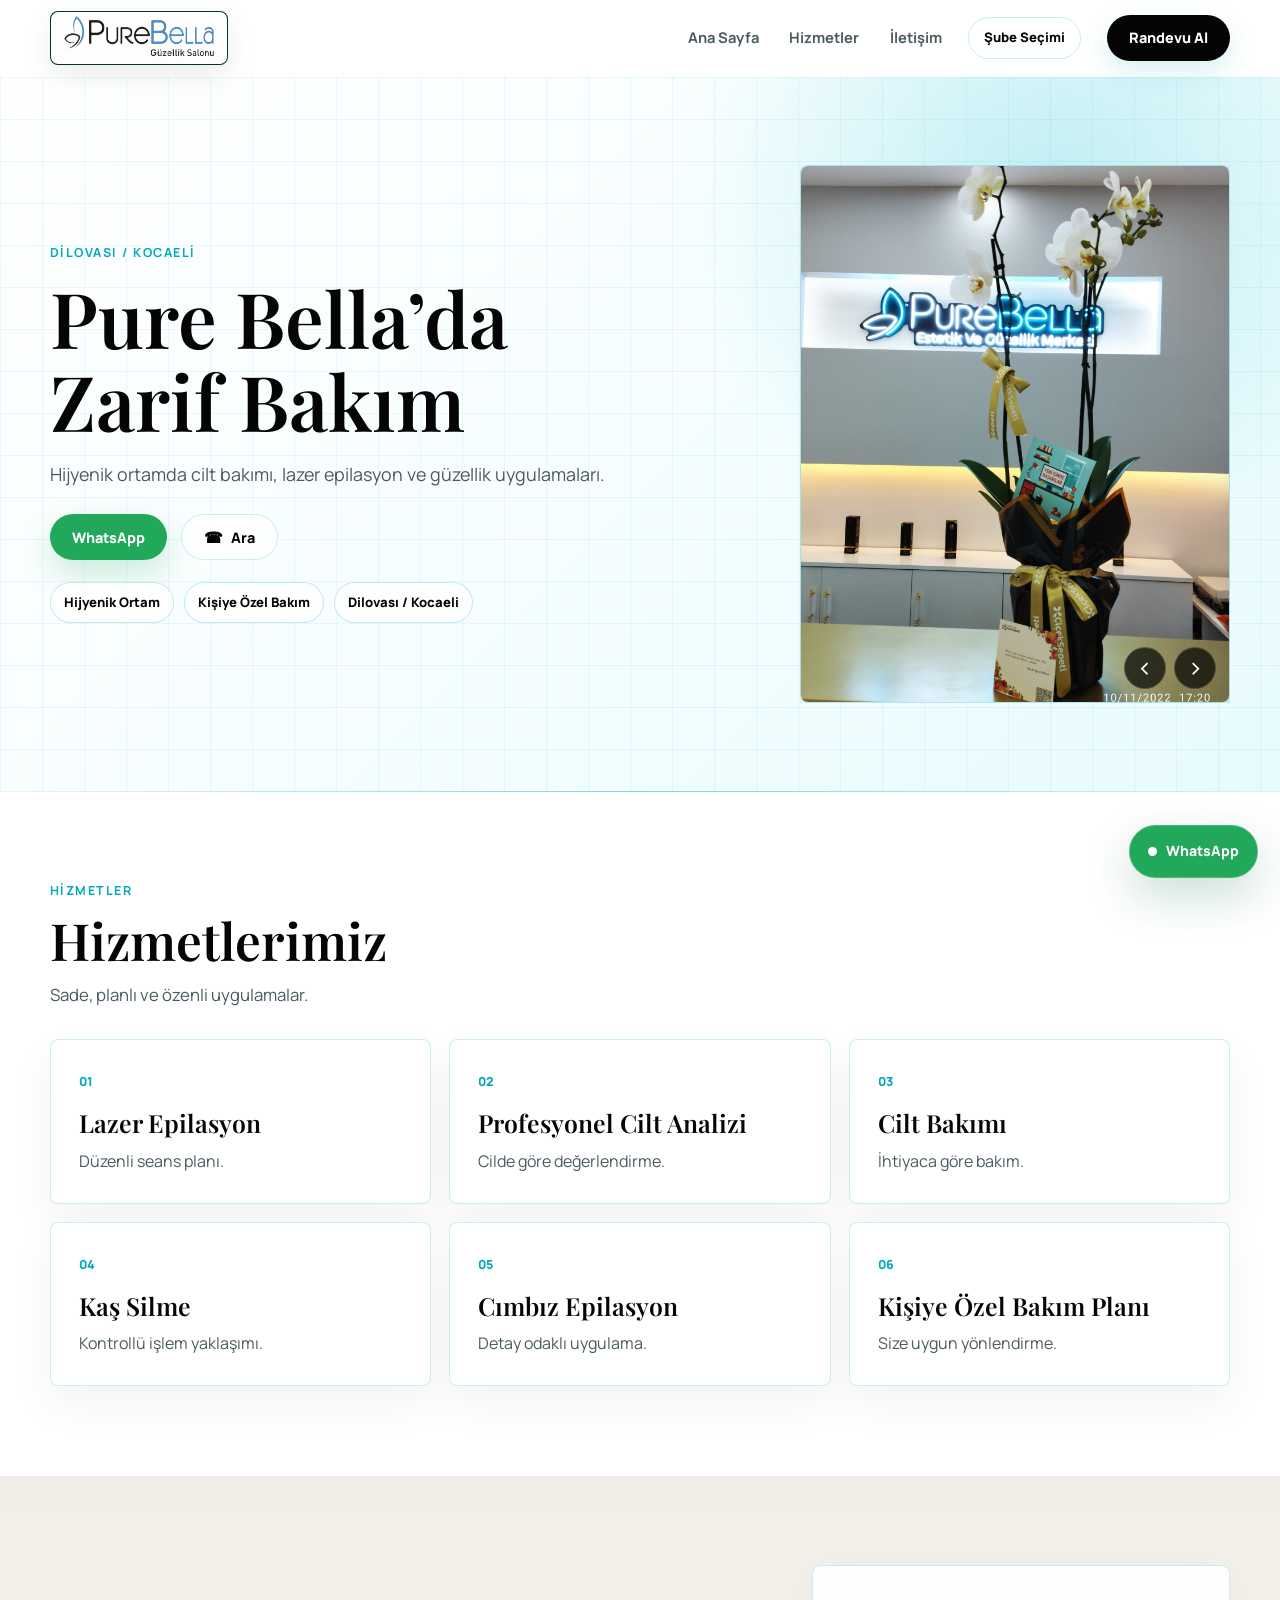
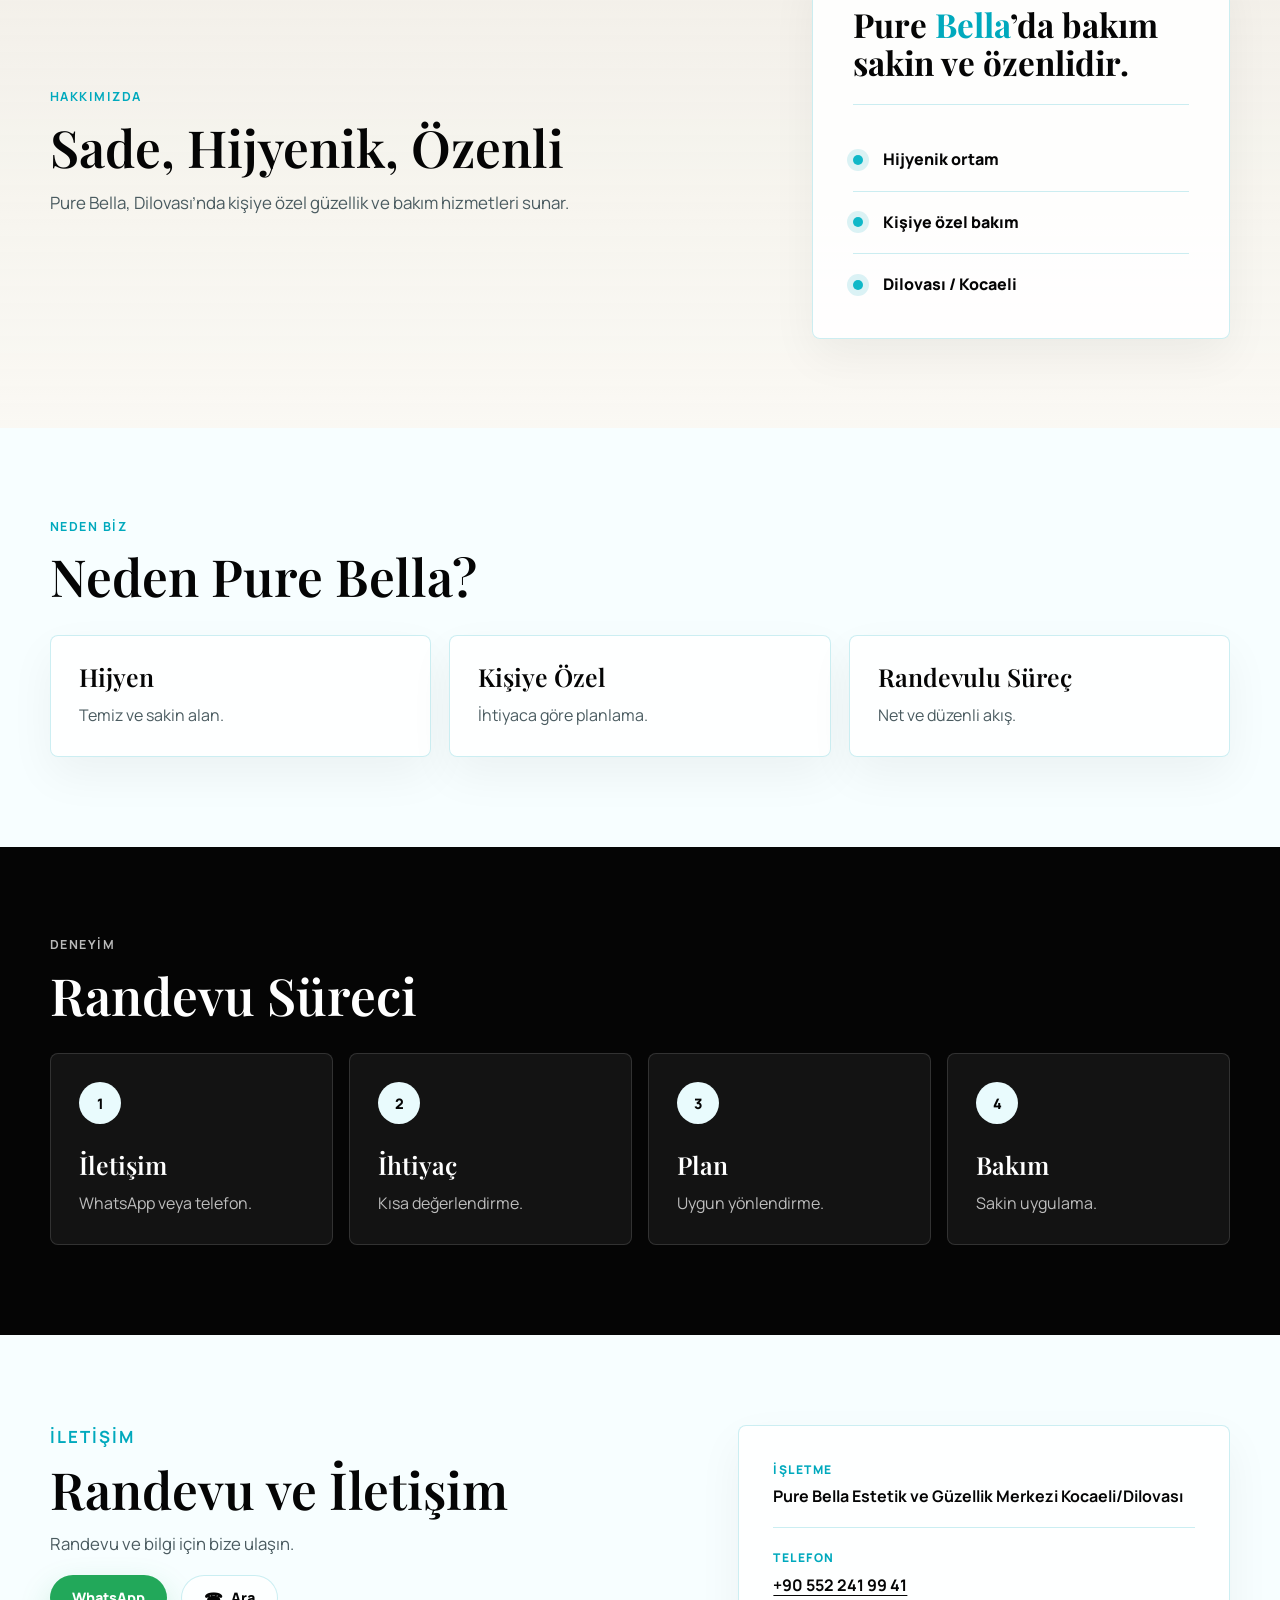
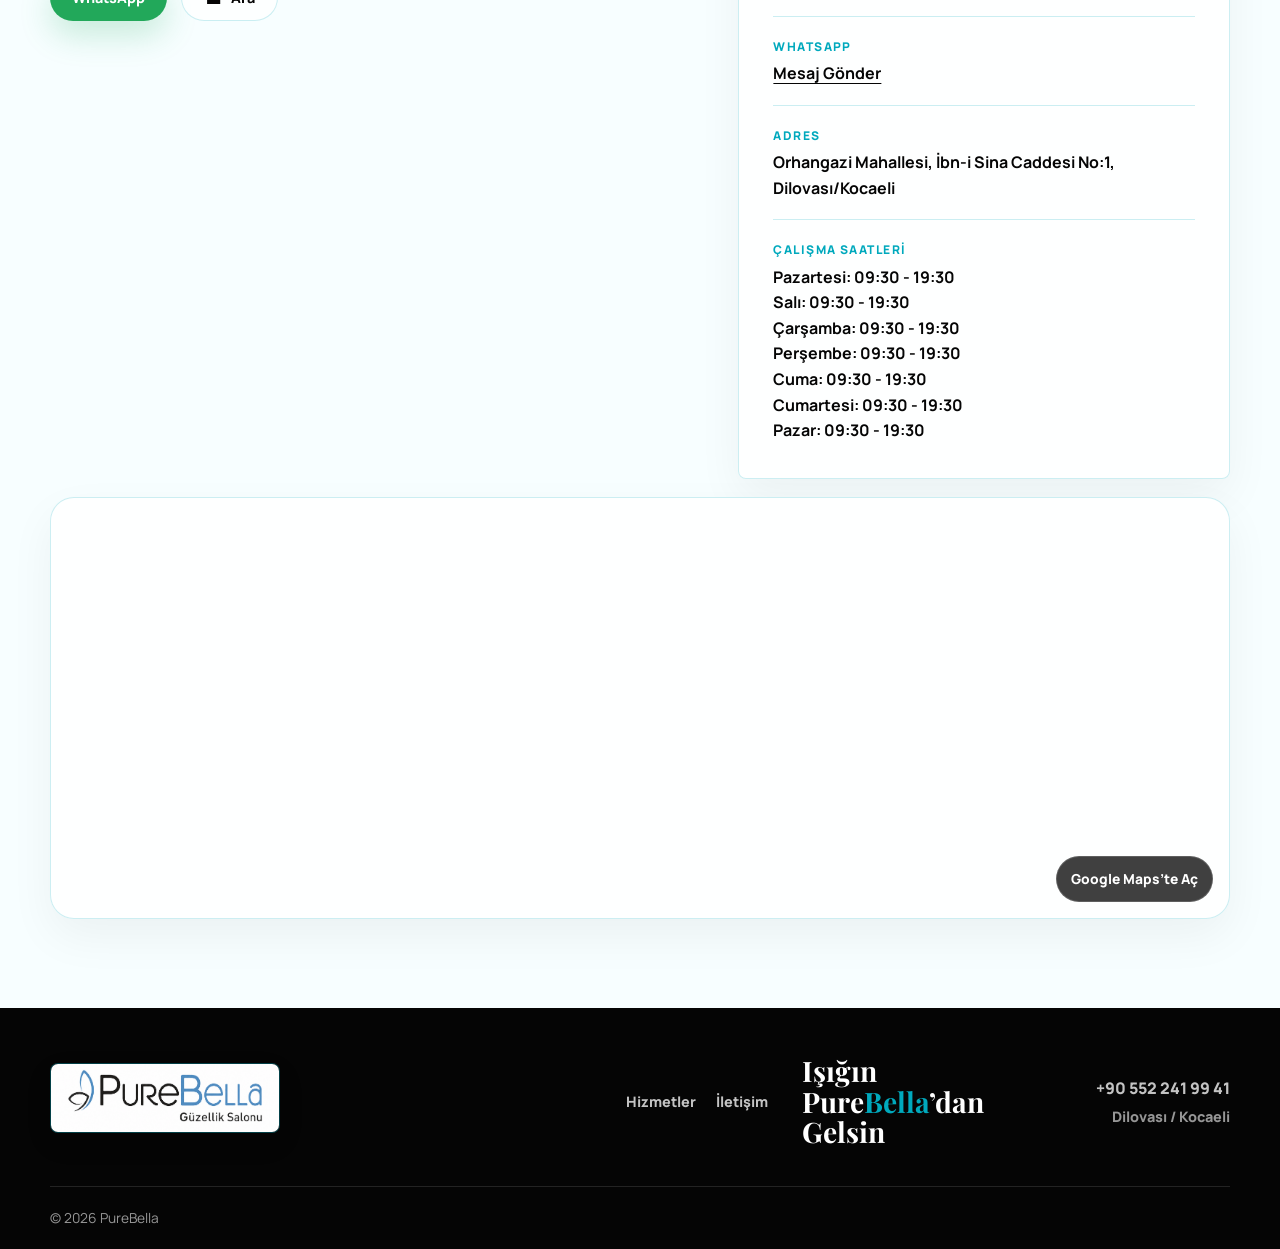
<file: pure-bella-dilovasi.html>
<!DOCTYPE html>
<html lang="tr">
<head>
  <meta charset="UTF-8">
  <meta name="viewport" content="width=device-width, initial-scale=1.0">
  <title>Purebella Güzellik - Estetik Merkezi Dilovası | Kocaeli Güzellik Salonu</title>
  <meta name="description" content="Purebella Güzellik - Estetik Merkezi Dilovası; lazer epilasyon, cilt bakımı, profesyonel cilt analizi, kaş silme ve kişiye özel bakım planları için Dilovası Kocaeli’de hijyenik ve samimi bir güzellik deneyimi sunar.">
  <meta name="theme-color" content="#ffffff">
  <meta property="og:title" content="Purebella Güzellik - Estetik Merkezi Dilovası">
  <meta property="og:description" content="Dilovası Kocaeli’de hijyenik, güvenilir ve kişiye özel güzellik hizmetleri için Purebella Güzellik - Estetik Merkezi Dilovası ile randevunuzu oluşturun.">
  <meta property="og:type" content="website">
  <meta property="og:locale" content="tr_TR">
  <meta property="og:site_name" content="Pure Bella">
  <meta property="og:image" content="assets/pure-bella-hero.jpg">
  <link rel="preconnect" href="https://fonts.googleapis.com">
  <link rel="preconnect" href="https://fonts.gstatic.com" crossorigin>
  <link href="https://fonts.googleapis.com/css2?family=Manrope:wght@400;500;600;700&family=Playfair+Display:wght@500;600;700&display=swap" rel="stylesheet">
  <link rel="stylesheet" href="styles.css">
  <script src="script.js" defer></script>
  <script type="application/ld+json">
    {
      "@context": "https://schema.org",
      "@type": "BeautySalon",
      "@id": "https://wa.me/905522419941#pure-bella",
      "name": "Purebella Güzellik - Estetik Merkezi Dilovası",
      "description": "Dilovası, Kocaeli’de lazer epilasyon, cilt bakımı, profesyonel cilt analizi, kaş silme ve kişiye özel bakım planlama hizmetleri sunan güzellik merkezi.",
      "telephone": "+90 552 241 99 41",
      "image": "assets/pure-bella-hero.jpg",
      "address": {
        "@type": "PostalAddress",
        "streetAddress": "Orhangazi Mahallesi, İbn-i Sina Caddesi No:1, Dilovası/Kocaeli",
        "addressLocality": "Dilovası",
        "addressRegion": "Kocaeli",
        "addressCountry": "TR"
      },
      "areaServed": {
        "@type": "City",
        "name": "Dilovası, Kocaeli"
      },
      "priceRange": "$$",
      "sameAs": [
        "https://wa.me/905522419941"
      ]
    }
  </script>
</head>
<body>
  <a class="skip-link" href="#main">İçeriğe geç</a>

  <header class="site-header" data-header>
    <div class="container header-inner">
      <a class="brand" href="#home" aria-label="Pure Bella ana sayfa">
        <img class="brand-logo" src="assets/pure%20bella%20headerfooter.png" alt="Pure Bella marka görseli">
      </a>

      <button class="menu-toggle" type="button" aria-label="Menüyü aç" aria-expanded="false" aria-controls="site-nav" data-menu-toggle>
        <span></span>
        <span></span>
        <span></span>
      </button>

      <nav class="site-nav" id="site-nav" aria-label="Ana menü" data-nav>
        <a href="#home">Ana Sayfa</a>
        <a href="#services">Hizmetler</a>
        <a href="#contact">İletişim</a>
      </nav>

      <a class="branch-switch" href="index.html">Şube Seçimi</a>
      <a class="header-cta" href="https://wa.me/905522419941" target="_blank" rel="noopener">Randevu Al</a>
    </div>
  </header>

  <main id="main">
    <section class="hero section" id="home">
      <div class="container hero-grid">
        <div class="hero-content reveal">
          <p class="section-kicker">Dilovası / Kocaeli</p>
          <h1>Pure Bella’da Zarif Bakım</h1>
          <p class="hero-text">Hijyenik ortamda cilt bakımı, lazer epilasyon ve güzellik uygulamaları.</p>
          <div class="hero-actions">
            <a class="btn btn-primary whatsapp-cta" href="https://wa.me/905522419941" target="_blank" rel="noopener">WhatsApp</a>
            <a class="btn btn-secondary phone-cta" href="tel:05522419941">Ara</a>
          </div>
          <div class="trust-row" aria-label="Güven unsurları">
            <span>Hijyenik Ortam</span>
            <span>Kişiye Özel Bakım</span>
            <span>Dilovası / Kocaeli</span>
          </div>
        </div>

        <div class="hero-slider reveal" aria-label="Pure Bella fotoğraf alanı" data-hero-slider>
          <div class="hero-slider-track" data-slider-track>
            <figure class="hero-photo image-shell" aria-label="Pure Bella fotoğraf alanı 1">
              <img src="assets/Pure%20Bella%20Dilovas%C4%B1/dilpurebella1.jpg" alt="Pure Bella güzellik merkezi fotoğrafı" data-fallback-image>
            </figure>
            <figure class="hero-photo image-shell" aria-label="Pure Bella fotoğraf alanı 2">
              <img src="assets/Pure%20Bella%20Dilovas%C4%B1/dilpurebella2.jpg" alt="Pure Bella bakım odası fotoğrafı" data-fallback-image>
            </figure>
            <figure class="hero-photo image-shell" aria-label="Pure Bella fotoğraf alanı 3">
              <img src="assets/Pure%20Bella%20Dilovas%C4%B1/dilpurebella3.jpg" alt="Pure Bella cilt bakımı alanı fotoğrafı" data-fallback-image>
            </figure>
            <figure class="hero-photo image-shell" aria-label="Pure Bella fotoğraf alanı 4">
              <img src="assets/Pure%20Bella%20Dilovas%C4%B1/dilpurebella4.jpg" alt="Pure Bella hijyen ve bakım detayı fotoğrafı" data-fallback-image>
            </figure>
            <figure class="hero-photo image-shell" aria-label="Pure Bella fotoğraf alanı 5">
              <img src="assets/Pure%20Bella%20Dilovas%C4%B1/dilpurebella5.jpg" alt="Pure Bella karşılama alanı fotoğrafı" data-fallback-image>
            </figure>
          </div>

          <div class="hero-slider-controls" aria-label="Fotoğraf kontrolleri">
            <button class="slider-btn" type="button" aria-label="Önceki fotoğraf" data-slider-prev>‹</button>
            <button class="slider-btn" type="button" aria-label="Sonraki fotoğraf" data-slider-next>›</button>
          </div>
        </div>
      </div>
    </section>

    <section class="section services" id="services">
      <div class="container">
        <div class="section-heading reveal">
          <p class="section-kicker">Hizmetler</p>
          <h2>Hizmetlerimiz</h2>
          <p>Sade, planlı ve özenli uygulamalar.</p>
        </div>

        <div class="service-grid">
          <article class="service-card reveal">
            <span class="card-number">01</span>
            <h3>Lazer Epilasyon</h3>
            <p>Düzenli seans planı.</p>
          </article>
          <article class="service-card reveal">
            <span class="card-number">02</span>
            <h3>Profesyonel Cilt Analizi</h3>
            <p>Cilde göre değerlendirme.</p>
          </article>
          <article class="service-card reveal">
            <span class="card-number">03</span>
            <h3>Cilt Bakımı</h3>
            <p>İhtiyaca göre bakım.</p>
          </article>
          <article class="service-card reveal">
            <span class="card-number">04</span>
            <h3>Kaş Silme</h3>
            <p>Kontrollü işlem yaklaşımı.</p>
          </article>
          <article class="service-card reveal">
            <span class="card-number">05</span>
            <h3>Cımbız Epilasyon</h3>
            <p>Detay odaklı uygulama.</p>
          </article>
          <article class="service-card reveal">
            <span class="card-number">06</span>
            <h3>Kişiye Özel Bakım Planı</h3>
            <p>Size uygun yönlendirme.</p>
          </article>
        </div>
      </div>
    </section>

    <section class="section about" id="about">
      <div class="container split-grid">
        <div class="about-copy reveal">
          <p class="section-kicker">Hakkımızda</p>
          <h2>Sade, Hijyenik, Özenli</h2>
          <p>Pure Bella, Dilovası’nda kişiye özel güzellik ve bakım hizmetleri sunar.</p>
        </div>

        <div class="highlight-panel reveal">
          <p class="about-slogan">
            <span class="brand-word">Pure <span>Bella</span></span>’da bakım sakin ve özenlidir.
          </p>
          <div class="highlight-item">
            <span></span>
            <p>Hijyenik ortam</p>
          </div>
          <div class="highlight-item">
            <span></span>
            <p>Kişiye özel bakım</p>
          </div>
          <div class="highlight-item">
            <span></span>
            <p>Dilovası / Kocaeli</p>
          </div>
        </div>
      </div>
    </section>

    <section class="section why" id="why">
      <div class="container">
        <div class="section-heading reveal">
          <p class="section-kicker">Neden Biz</p>
          <h2>Neden Pure Bella?</h2>
        </div>

        <div class="why-grid">
          <article class="why-card reveal">
            <h3>Hijyen</h3>
            <p>Temiz ve sakin alan.</p>
          </article>
          <article class="why-card reveal">
            <h3>Kişiye Özel</h3>
            <p>İhtiyaca göre planlama.</p>
          </article>
          <article class="why-card reveal">
            <h3>Randevulu Süreç</h3>
            <p>Net ve düzenli akış.</p>
          </article>
        </div>
      </div>
    </section>

    <section class="section process" id="process">
      <div class="container">
        <div class="section-heading reveal">
          <p class="section-kicker">Deneyim</p>
          <h2>Randevu Süreci</h2>
        </div>

        <div class="process-steps">
          <article class="step-card reveal">
            <span>1</span>
            <h3>İletişim</h3>
            <p>WhatsApp veya telefon.</p>
          </article>
          <article class="step-card reveal">
            <span>2</span>
            <h3>İhtiyaç</h3>
            <p>Kısa değerlendirme.</p>
          </article>
          <article class="step-card reveal">
            <span>3</span>
            <h3>Plan</h3>
            <p>Uygun yönlendirme.</p>
          </article>
          <article class="step-card reveal">
            <span>4</span>
            <h3>Bakım</h3>
            <p>Sakin uygulama.</p>
          </article>
        </div>
      </div>
    </section>

    <section class="section contact" id="contact">
      <div class="container contact-grid">
        <div class="contact-copy reveal">
          <p class="section-kicker">İletişim</p>
          <h2>Randevu ve İletişim</h2>
          <p>Randevu ve bilgi için bize ulaşın.</p>
          <div class="contact-actions">
            <a class="btn btn-primary whatsapp-cta" href="https://wa.me/905522419941" target="_blank" rel="noopener">WhatsApp</a>
            <a class="btn btn-secondary phone-cta" href="tel:05522419941">Ara</a>
          </div>
        </div>

        <div class="contact-details reveal">
          <dl>
            <div>
              <dt>İşletme</dt>
              <dd>Pure Bella Estetik ve Güzellik Merkezi Kocaeli/Dilovası</dd>
            </div>
            <div>
              <dt>Telefon</dt>
              <dd><a href="tel:05522419941">+90 552 241 99 41</a></dd>
            </div>
            <div>
              <dt>WhatsApp</dt>
              <dd><a href="https://wa.me/905522419941" target="_blank" rel="noopener">Mesaj Gönder</a></dd>
            </div>
            <div>
              <dt>Adres</dt>
              <dd><span class="address-placeholder">Orhangazi Mahallesi, İbn-i Sina Caddesi No:1, Dilovası/Kocaeli</span></dd>
            </div>
            <div>
              <dt>Çalışma Saatleri</dt>
              <dd>Pazartesi: 09:30 - 19:30 <br>
                 Salı: 09:30 - 19:30 <br>
                 Çarşamba: 09:30 - 19:30 <br>
                 Perşembe: 09:30 - 19:30 <br>
                 Cuma: 09:30 - 19:30 <br>
                 Cumartesi: 09:30 - 19:30 <br>
                 Pazar: 09:30 - 19:30</dd>
            </div>
          </dl>
        </div>

        <div class="map-panel reveal" aria-label="Pure Bella Google Maps konumu">
          <iframe class="map-embed" title="Purebella Güzellik - Estetik Merkezi Dilovası Google Maps konumu" src="https://maps.google.com/maps?q=Pure%20Bella%20Estetik%20ve%20G%C3%BCzellik%20Merkezi%20Kestel%2C%20Kestel%2C%20Bursa&t=&z=16&ie=UTF8&iwloc=&output=embed" loading="lazy" referrerpolicy="no-referrer-when-downgrade" allowfullscreen></iframe>
          <a class="map-open-link" href="https://www.google.com/maps/place/Pure+Bella+Estetik+ve+Güzellik+Merkezi+Kestel/@40.2004931,29.2118783,17z/data=!4m15!1m8!3m7!1s0x14ca392719021083:0x87bb28c44d12365b!2sPure+Bella+Estetik+ve+Güzellik+Merkezi+Kestel!8m2!3d40.2004931!4d29.2118783!10e5!16s%2Fg%2F11j0q48jrt!3m5!1s0x14ca392719021083:0x87bb28c44d12365b!8m2!3d40.2004931!4d29.2118783!16s%2Fg%2F11j0q48jrt?entry=ttu&g_ep=EgoyMDI2MDUwNi4wIKXMDSoASAFQAw%3D%3D" target="_blank" rel="noopener">Google Maps’te Aç</a>
        </div>
      </div>
    </section>
  </main>

  <footer class="site-footer">
    <div class="container footer-grid">
      <div>
        <a class="brand footer-brand" href="#home" aria-label="Pure Bella ana sayfa">
          <img class="brand-logo footer-brand-logo" src="assets/pure%20bella%20headerfooter.png" alt="Pure Bella marka görseli">
        </a>
      </div>
      <nav class="footer-links" aria-label="Alt menü">
        <a href="#services">Hizmetler</a>
        <a href="#contact">İletişim</a>
      </nav>
      <p class="footer-slogan">Işığın <span class="brand-word">Pure<span>Bella</span></span>’dan Gelsin</p>
      <div class="footer-contact">
        <a href="tel:05522419941">+90 552 241 99 41</a>
        <span>Dilovası / Kocaeli</span>
      </div>
    </div>
    <div class="container footer-bottom">
      <p>© 2026 PureBella</p>
    </div>
  </footer>

  <a class="floating-whatsapp" href="https://wa.me/905522419941" target="_blank" rel="noopener" aria-label="WhatsApp üzerinden randevu al">
    <span>WhatsApp</span>
  </a>
</body>
</html>
</file>
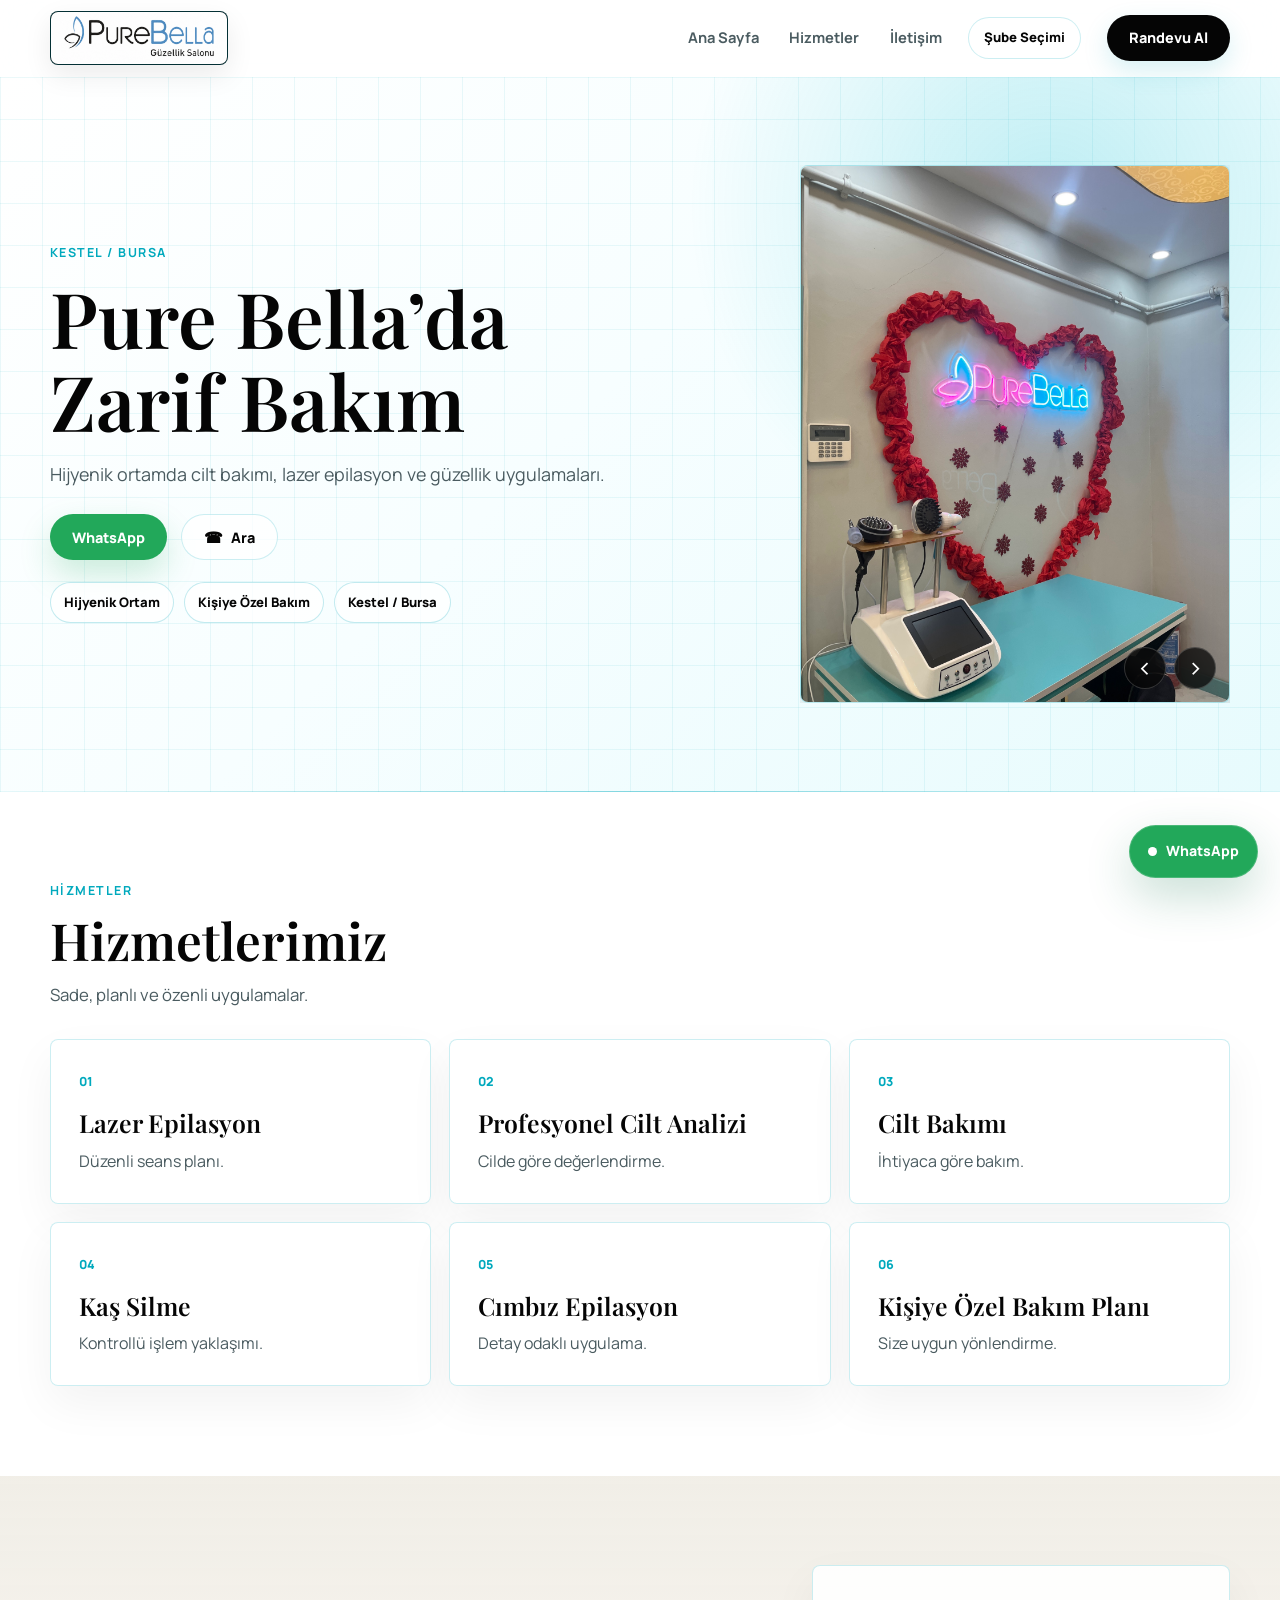
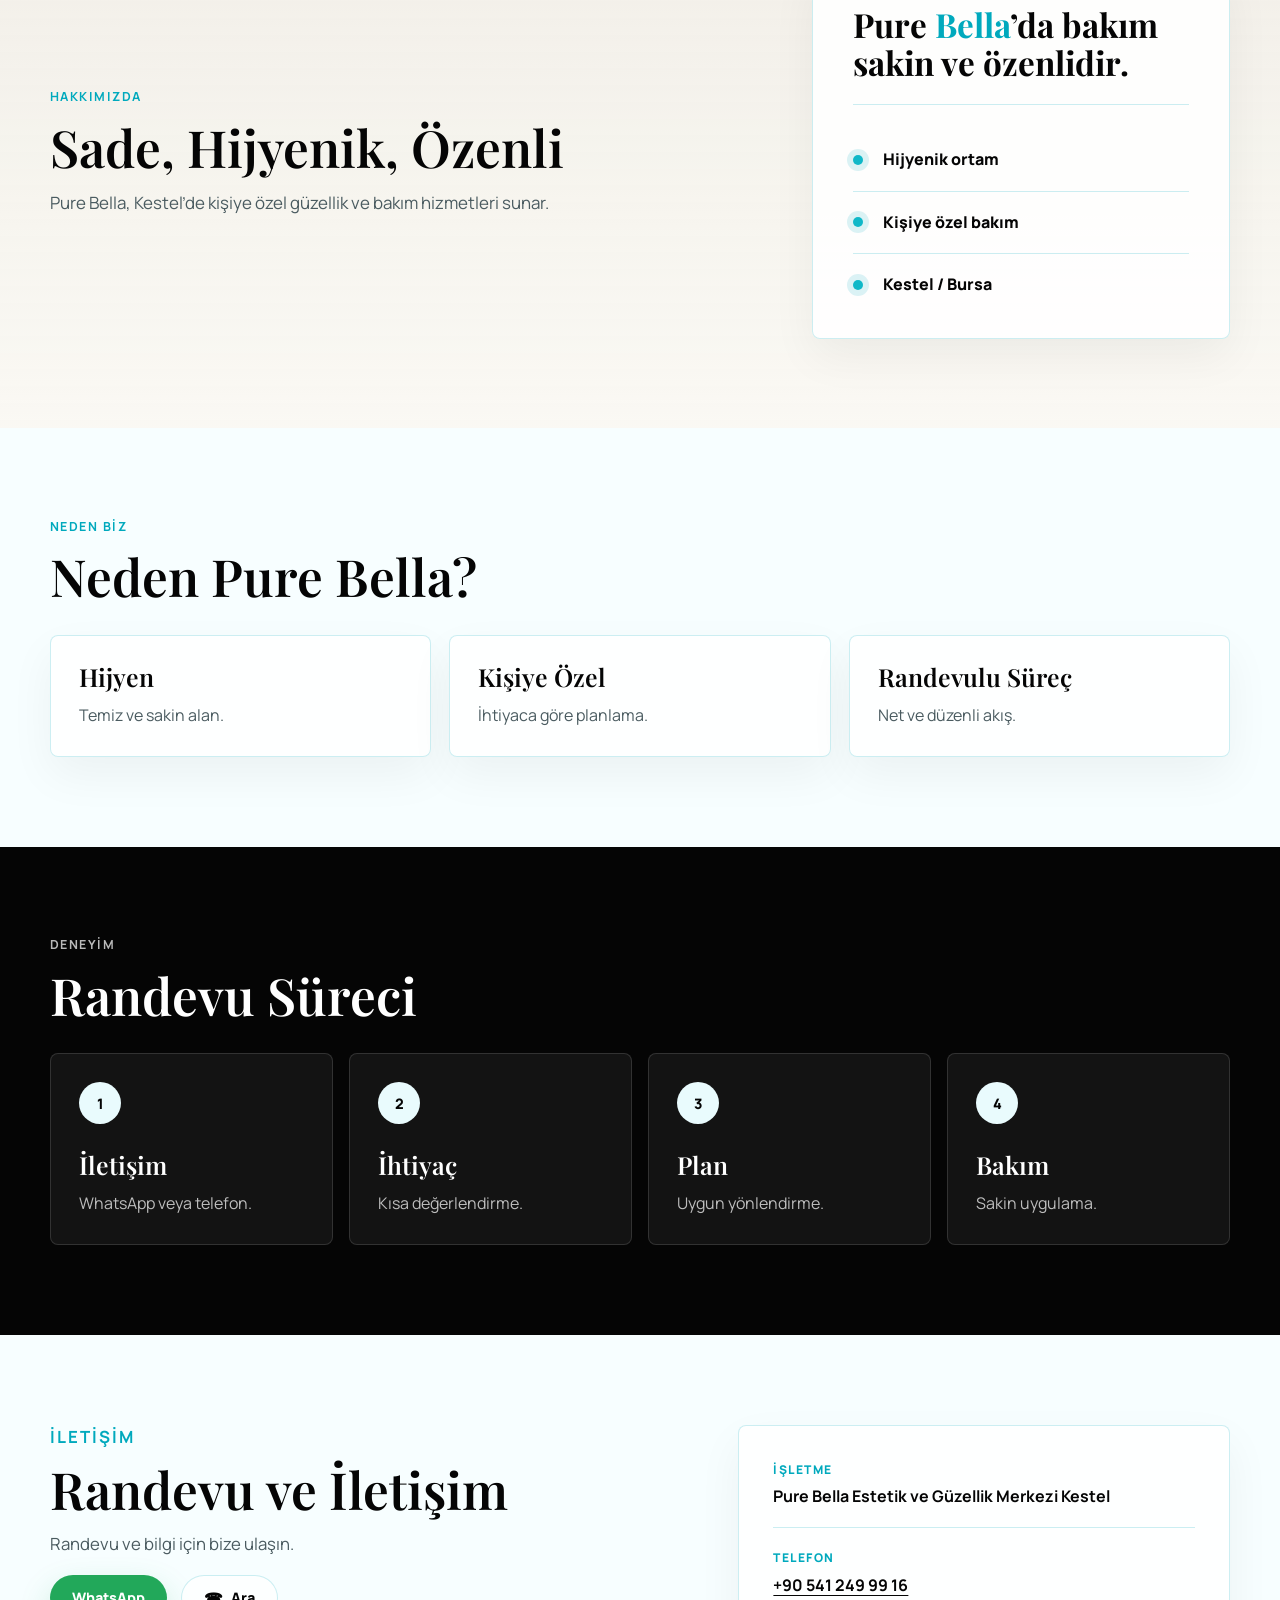
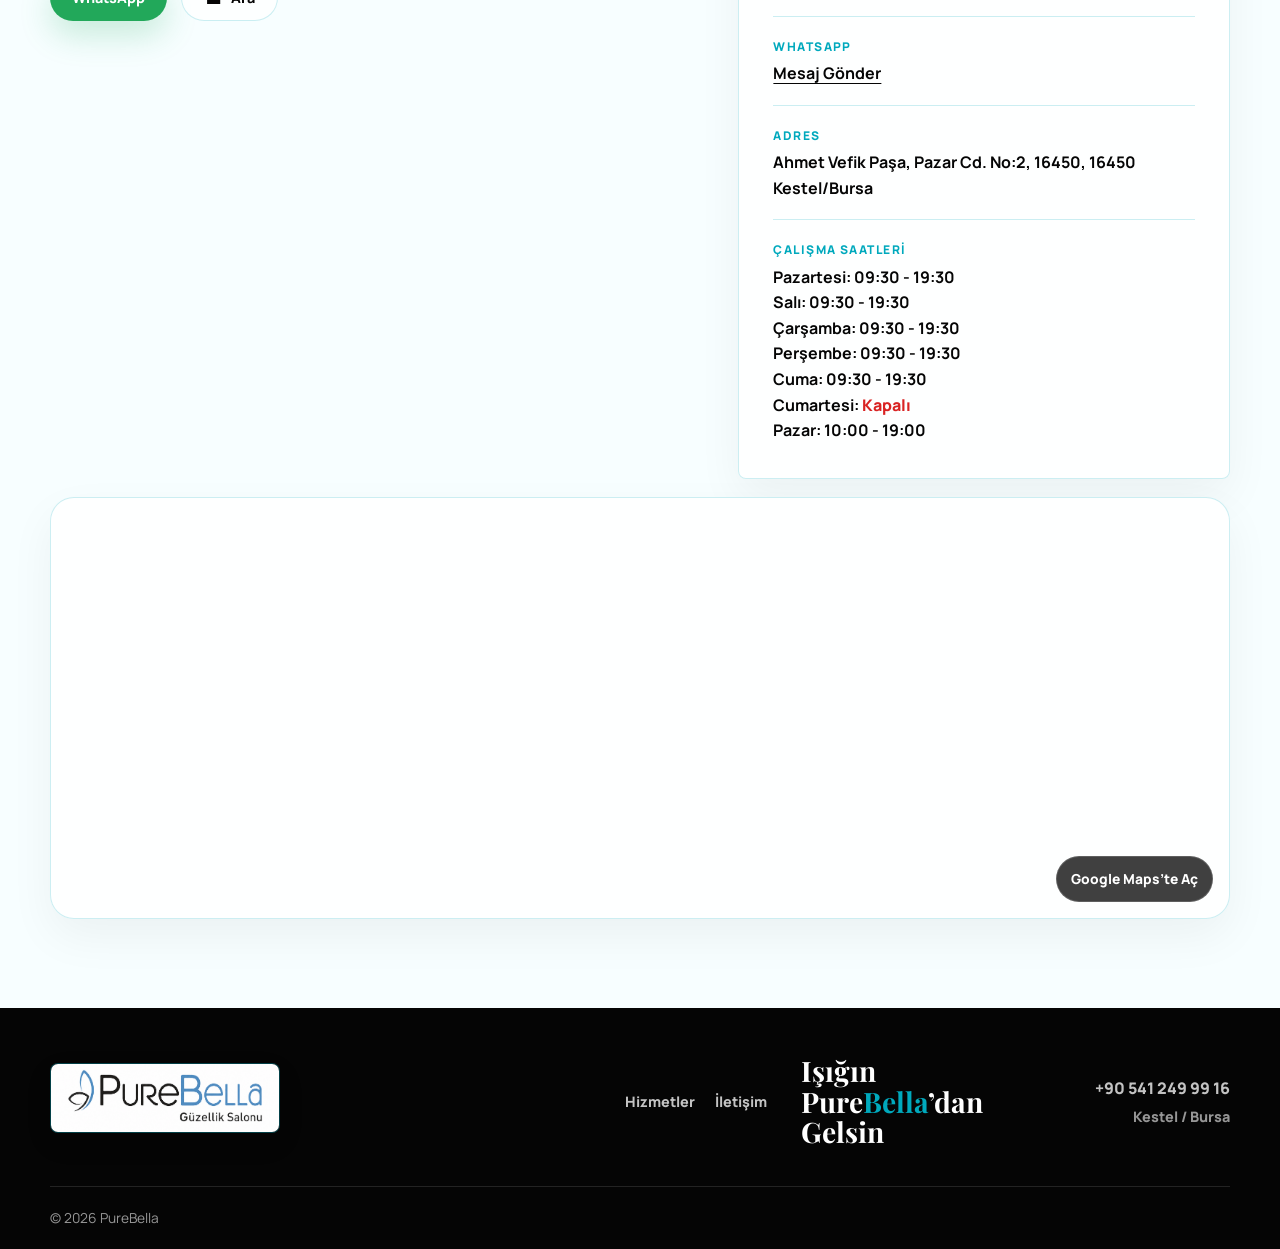
<file: pure-bella-kestel.html>
<!DOCTYPE html>
<html lang="tr">
<head>
  <meta charset="UTF-8">
  <meta name="viewport" content="width=device-width, initial-scale=1.0">
  <title>Pure Bella Estetik ve Güzellik Merkezi Kestel | Bursa Güzellik Salonu</title>
  <meta name="description" content="Pure Bella Estetik ve Güzellik Merkezi Kestel; lazer epilasyon, cilt bakımı, profesyonel cilt analizi, kaş silme ve kişiye özel bakım planları için hijyenik ve samimi bir güzellik deneyimi sunar.">
  <meta name="theme-color" content="#ffffff">
  <meta property="og:title" content="Pure Bella Estetik ve Güzellik Merkezi Kestel">
  <meta property="og:description" content="Kestel'de hijyenik, güvenilir ve kişiye özel güzellik hizmetleri için Pure Bella ile randevunuzu oluşturun.">
  <meta property="og:type" content="website">
  <meta property="og:locale" content="tr_TR">
  <meta property="og:site_name" content="Pure Bella">
  <meta property="og:image" content="assets/pure-bella-hero.jpg">
  <link rel="preconnect" href="https://fonts.googleapis.com">
  <link rel="preconnect" href="https://fonts.gstatic.com" crossorigin>
  <link href="https://fonts.googleapis.com/css2?family=Manrope:wght@400;500;600;700&family=Playfair+Display:wght@500;600;700&display=swap" rel="stylesheet">
  <link rel="stylesheet" href="styles.css">
  <script src="script.js" defer></script>
  <script type="application/ld+json">
    {
      "@context": "https://schema.org",
      "@type": "BeautySalon",
      "@id": "https://wa.me/905412499916#pure-bella",
      "name": "Pure Bella Estetik ve Güzellik Merkezi Kestel",
      "description": "Kestel, Bursa'da lazer epilasyon, cilt bakımı, profesyonel cilt analizi, kaş silme ve kişiye özel bakım planlama hizmetleri sunan güzellik merkezi.",
      "telephone": "+90 541 249 99 16",
      "image": "assets/pure-bella-hero.jpg",
      "address": {
        "@type": "PostalAddress",
        "streetAddress": "Ahmet Vefik Paşa",
        "addressLocality": "Kestel",
        "addressRegion": "Bursa",
        "addressCountry": "TR"
      },
      "areaServed": {
        "@type": "City",
        "name": "Kestel, Bursa"
      },
      "priceRange": "$$",
      "sameAs": [
        "https://wa.me/905412499916"
      ]
    }
  </script>
</head>
<body>
  <a class="skip-link" href="#main">İçeriğe geç</a>

  <header class="site-header" data-header>
    <div class="container header-inner">
      <a class="brand" href="#home" aria-label="Pure Bella ana sayfa">
        <img class="brand-logo" src="assets/pure bella headerfooter.png" alt="Pure Bella marka görseli">
      </a>

      <button class="menu-toggle" type="button" aria-label="Menüyü aç" aria-expanded="false" aria-controls="site-nav" data-menu-toggle>
        <span></span>
        <span></span>
        <span></span>
      </button>

      <nav class="site-nav" id="site-nav" aria-label="Ana menü" data-nav>
        <a href="#home">Ana Sayfa</a>
        <a href="#services">Hizmetler</a>
        <a href="#contact">İletişim</a>
      </nav>

      <a class="branch-switch" href="index.html">Şube Seçimi</a>
      <a class="header-cta" href="https://wa.me/905412499916" target="_blank" rel="noopener">Randevu Al</a>
    </div>
  </header>

  <main id="main">
    <section class="hero section" id="home">
      <div class="container hero-grid">
        <div class="hero-content reveal">
          <p class="section-kicker">Kestel / Bursa</p>
          <h1>Pure Bella’da Zarif Bakım</h1>
          <p class="hero-text">Hijyenik ortamda cilt bakımı, lazer epilasyon ve güzellik uygulamaları.</p>
          <div class="hero-actions">
            <a class="btn btn-primary whatsapp-cta" href="https://wa.me/905412499916" target="_blank" rel="noopener">WhatsApp</a>
            <a class="btn btn-secondary phone-cta" href="tel:+905412499916">Ara</a>
          </div>
          <div class="trust-row" aria-label="Güven unsurları">
            <span>Hijyenik Ortam</span>
            <span>Kişiye Özel Bakım</span>
            <span>Kestel / Bursa</span>
          </div>
        </div>

        <div class="hero-slider reveal" aria-label="Pure Bella fotoğraf alanı" data-hero-slider>
          <div class="hero-slider-track" data-slider-track>
            <figure class="hero-photo image-shell" aria-label="Pure Bella fotoğraf alanı 1">
              <img src="assets/Pure Bella Kestel/purebella1.jpg" alt="Pure Bella güzellik merkezi fotoğrafı" data-fallback-image>
            </figure>
            <figure class="hero-photo image-shell" aria-label="Pure Bella fotoğraf alanı 2">
              <img src="assets/Pure Bella Kestel/purebella2.jpg" alt="Pure Bella bakım odası fotoğrafı" data-fallback-image>
            </figure>
            <figure class="hero-photo image-shell" aria-label="Pure Bella fotoğraf alanı 3">
              <img src="assets/Pure Bella Kestel/purebella3.jpg" alt="Pure Bella cilt bakımı alanı fotoğrafı" data-fallback-image>
            </figure>
            <figure class="hero-photo image-shell" aria-label="Pure Bella fotoğraf alanı 4">
              <img src="assets/Pure Bella Kestel/purebella4.jpg" alt="Pure Bella hijyen ve bakım detayı fotoğrafı" data-fallback-image>
            </figure>
            <figure class="hero-photo image-shell" aria-label="Pure Bella fotoğraf alanı 5">
              <img src="assets/Pure Bella Kestel/purebella5.jpg" alt="Pure Bella karşılama alanı fotoğrafı" data-fallback-image>
            </figure>
          </div>

          <div class="hero-slider-controls" aria-label="Fotoğraf kontrolleri">
            <button class="slider-btn" type="button" aria-label="Önceki fotoğraf" data-slider-prev>‹</button>
            <button class="slider-btn" type="button" aria-label="Sonraki fotoğraf" data-slider-next>›</button>
          </div>
        </div>
      </div>
    </section>

    <section class="section services" id="services">
      <div class="container">
        <div class="section-heading reveal">
          <p class="section-kicker">Hizmetler</p>
          <h2>Hizmetlerimiz</h2>
          <p>Sade, planlı ve özenli uygulamalar.</p>
        </div>

        <div class="service-grid">
          <article class="service-card reveal">
            <span class="card-number">01</span>
            <h3>Lazer Epilasyon</h3>
            <p>Düzenli seans planı.</p>
          </article>
          <article class="service-card reveal">
            <span class="card-number">02</span>
            <h3>Profesyonel Cilt Analizi</h3>
            <p>Cilde göre değerlendirme.</p>
          </article>
          <article class="service-card reveal">
            <span class="card-number">03</span>
            <h3>Cilt Bakımı</h3>
            <p>İhtiyaca göre bakım.</p>
          </article>
          <article class="service-card reveal">
            <span class="card-number">04</span>
            <h3>Kaş Silme</h3>
            <p>Kontrollü işlem yaklaşımı.</p>
          </article>
          <article class="service-card reveal">
            <span class="card-number">05</span>
            <h3>Cımbız Epilasyon</h3>
            <p>Detay odaklı uygulama.</p>
          </article>
          <article class="service-card reveal">
            <span class="card-number">06</span>
            <h3>Kişiye Özel Bakım Planı</h3>
            <p>Size uygun yönlendirme.</p>
          </article>
        </div>
      </div>
    </section>

    <section class="section about" id="about">
      <div class="container split-grid">
        <div class="about-copy reveal">
          <p class="section-kicker">Hakkımızda</p>
          <h2>Sade, Hijyenik, Özenli</h2>
          <p>Pure Bella, Kestel’de kişiye özel güzellik ve bakım hizmetleri sunar.</p>
        </div>

        <div class="highlight-panel reveal">
          <p class="about-slogan">
            <span class="brand-word">Pure <span>Bella</span></span>’da bakım sakin ve özenlidir.
          </p>
          <div class="highlight-item">
            <span></span>
            <p>Hijyenik ortam</p>
          </div>
          <div class="highlight-item">
            <span></span>
            <p>Kişiye özel bakım</p>
          </div>
          <div class="highlight-item">
            <span></span>
            <p>Kestel / Bursa</p>
          </div>
        </div>
      </div>
    </section>

    <section class="section why" id="why">
      <div class="container">
        <div class="section-heading reveal">
          <p class="section-kicker">Neden Biz</p>
          <h2>Neden Pure Bella?</h2>
        </div>

        <div class="why-grid">
          <article class="why-card reveal">
            <h3>Hijyen</h3>
            <p>Temiz ve sakin alan.</p>
          </article>
          <article class="why-card reveal">
            <h3>Kişiye Özel</h3>
            <p>İhtiyaca göre planlama.</p>
          </article>
          <article class="why-card reveal">
            <h3>Randevulu Süreç</h3>
            <p>Net ve düzenli akış.</p>
          </article>
        </div>
      </div>
    </section>

    <section class="section process" id="process">
      <div class="container">
        <div class="section-heading reveal">
          <p class="section-kicker">Deneyim</p>
          <h2>Randevu Süreci</h2>
        </div>

        <div class="process-steps">
          <article class="step-card reveal">
            <span>1</span>
            <h3>İletişim</h3>
            <p>WhatsApp veya telefon.</p>
          </article>
          <article class="step-card reveal">
            <span>2</span>
            <h3>İhtiyaç</h3>
            <p>Kısa değerlendirme.</p>
          </article>
          <article class="step-card reveal">
            <span>3</span>
            <h3>Plan</h3>
            <p>Uygun yönlendirme.</p>
          </article>
          <article class="step-card reveal">
            <span>4</span>
            <h3>Bakım</h3>
            <p>Sakin uygulama.</p>
          </article>
        </div>
      </div>
    </section>

    <section class="section contact" id="contact">
      <div class="container contact-grid">
        <div class="contact-copy reveal">
          <p class="section-kicker">İletişim</p>
          <h2>Randevu ve İletişim</h2>
          <p>Randevu ve bilgi için bize ulaşın.</p>
          <div class="contact-actions">
            <a class="btn btn-primary whatsapp-cta" href="https://wa.me/905412499916" target="_blank" rel="noopener">WhatsApp</a>
            <a class="btn btn-secondary phone-cta" href="tel:+905412499916">Ara</a>
          </div>
        </div>

        <div class="contact-details reveal">
          <dl>
            <div>
              <dt>İşletme</dt>
              <dd>Pure Bella Estetik ve Güzellik Merkezi Kestel</dd>
            </div>
            <div>
              <dt>Telefon</dt>
              <dd><a href="tel:+905412499916">+90 541 249 99 16</a></dd>
            </div>
            <div>
              <dt>WhatsApp</dt>
              <dd><a href="https://wa.me/905412499916" target="_blank" rel="noopener">Mesaj Gönder</a></dd>
            </div>
            <div>
              <dt>Adres</dt>
              <dd><span class="address-placeholder">Ahmet Vefik Paşa, Pazar Cd. No:2, 16450, 16450 Kestel/Bursa</span></dd>
            </div>
            <div>
              <dt>Çalışma Saatleri</dt>
              <dd>Pazartesi: 09:30 - 19:30 <br> Salı: 09:30 - 19:30 <br>Çarşamba: 09:30 - 19:30 
              <br>Perşembe: 09:30 - 19:30 <br>Cuma: 09:30 - 19:30 <br>Cumartesi: <span class="closed-day">Kapalı</span> <br>Pazar: 10:00 - 19:00</dd>
            </div>
          </dl>
        </div>

        <div class="map-panel reveal" aria-label="Pure Bella Google Maps konumu">
          <iframe class="map-embed" title="Pure Bella Estetik ve Güzellik Merkezi Kestel Google Maps konumu" src="https://maps.google.com/maps?q=Pure%20Bella%20Estetik%20ve%20G%C3%BCzellik%20Merkezi%20Kestel%2C%20Kestel%2C%20Bursa&t=&z=16&ie=UTF8&iwloc=&output=embed" loading="lazy" referrerpolicy="no-referrer-when-downgrade" allowfullscreen></iframe>
          <a class="map-open-link" href="https://www.google.com/maps/place/Pure+Bella+Estetik+ve+Güzellik+Merkezi+Kestel/@40.2004931,29.2118783,17z/data=!4m15!1m8!3m7!1s0x14ca392719021083:0x87bb28c44d12365b!2sPure+Bella+Estetik+ve+Güzellik+Merkezi+Kestel!8m2!3d40.2004931!4d29.2118783!10e5!16s%2Fg%2F11j0q48jrt!3m5!1s0x14ca392719021083:0x87bb28c44d12365b!8m2!3d40.2004931!4d29.2118783!16s%2Fg%2F11j0q48jrt?entry=ttu&g_ep=EgoyMDI2MDUwNi4wIKXMDSoASAFQAw%3D%3D" target="_blank" rel="noopener">Google Maps’te Aç</a>
        </div>
      </div>
    </section>
  </main>

  <footer class="site-footer">
    <div class="container footer-grid">
      <div>
        <a class="brand footer-brand" href="#home" aria-label="Pure Bella ana sayfa">
          <img class="brand-logo footer-brand-logo" src="assets/pure bella headerfooter.png" alt="Pure Bella marka görseli">
        </a>
      </div>
      <nav class="footer-links" aria-label="Alt menü">
        <a href="#services">Hizmetler</a>
        <a href="#contact">İletişim</a>
      </nav>
      <p class="footer-slogan">Işığın <span class="brand-word">Pure<span>Bella</span></span>’dan Gelsin</p>
      <div class="footer-contact">
        <a href="tel:+905412499916">+90 541 249 99 16</a>
        <span>Kestel / Bursa</span>
      </div>
    </div>
    <div class="container footer-bottom">
      <p>© 2026 PureBella</p>
    </div>
  </footer>

  <a class="floating-whatsapp" href="https://wa.me/905412499916" target="_blank" rel="noopener" aria-label="WhatsApp üzerinden randevu al">
    <span>WhatsApp</span>
  </a>
</body>
</html>
</file>
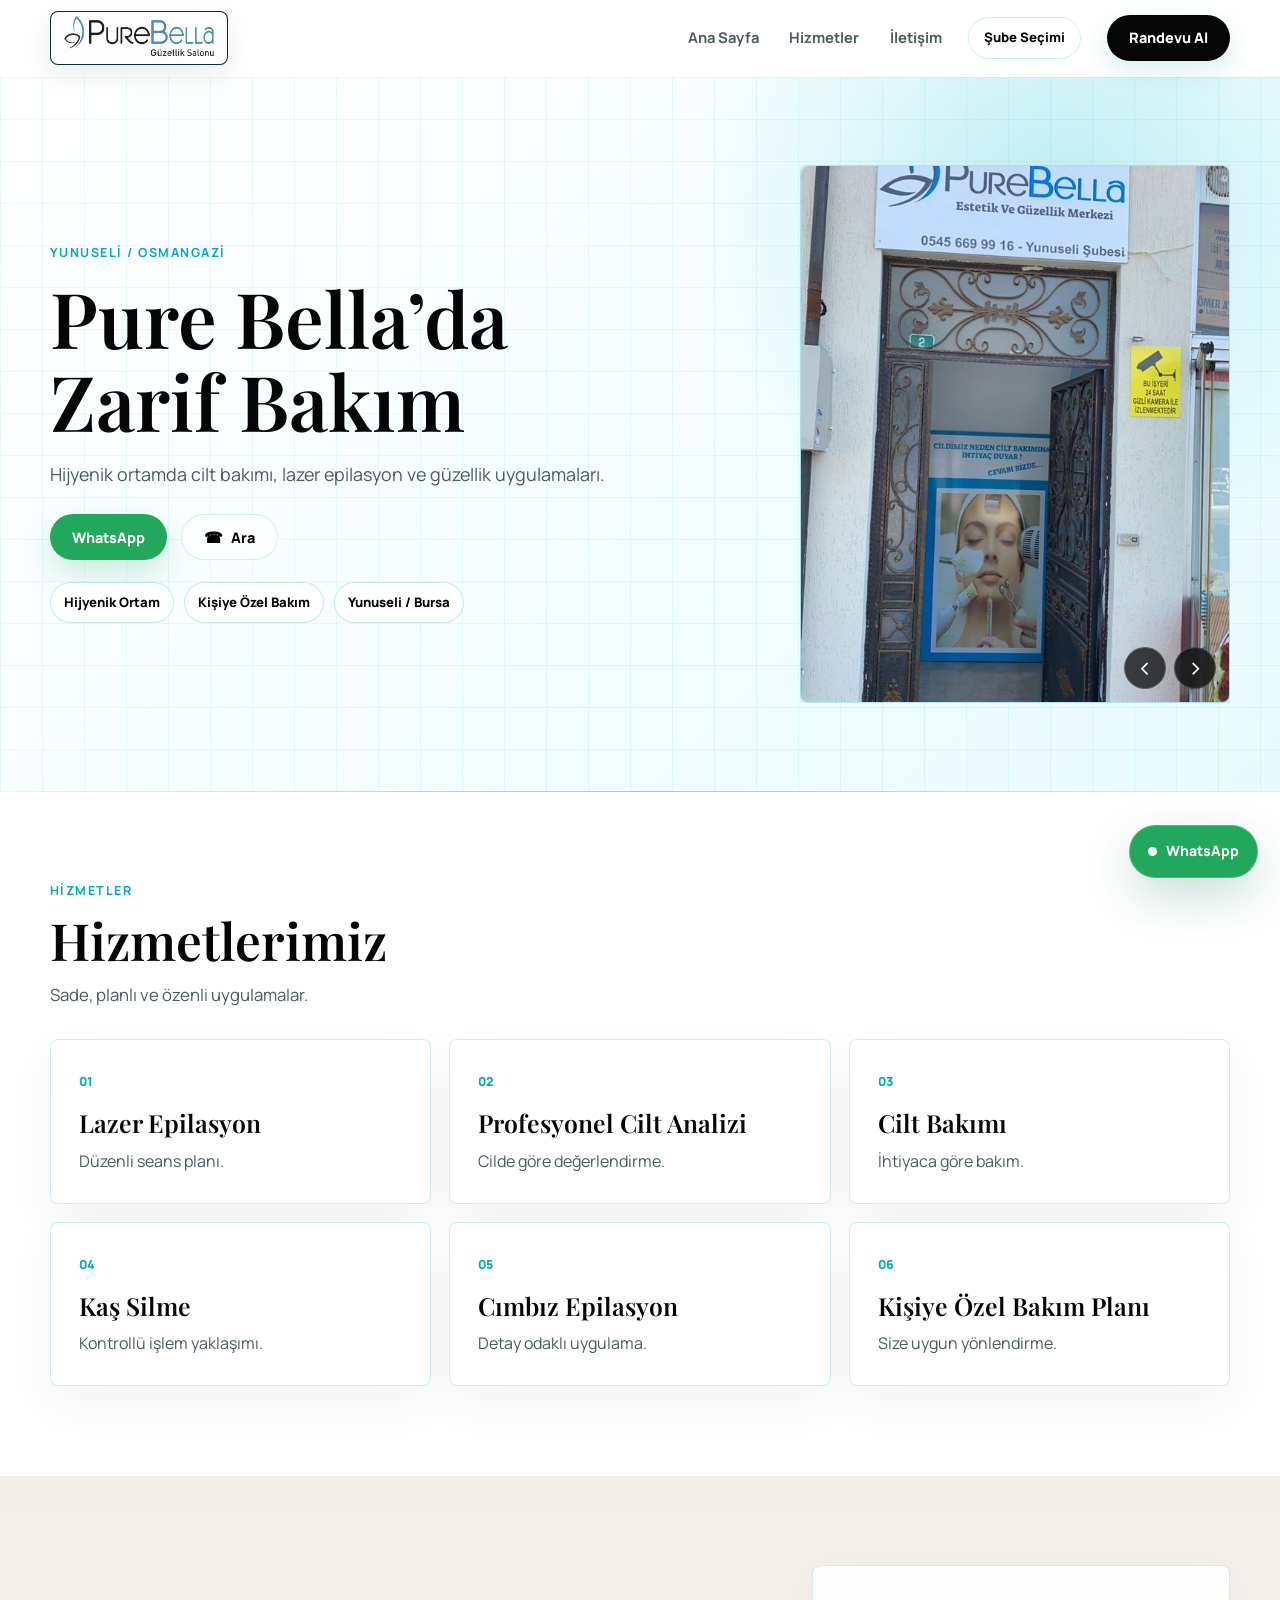
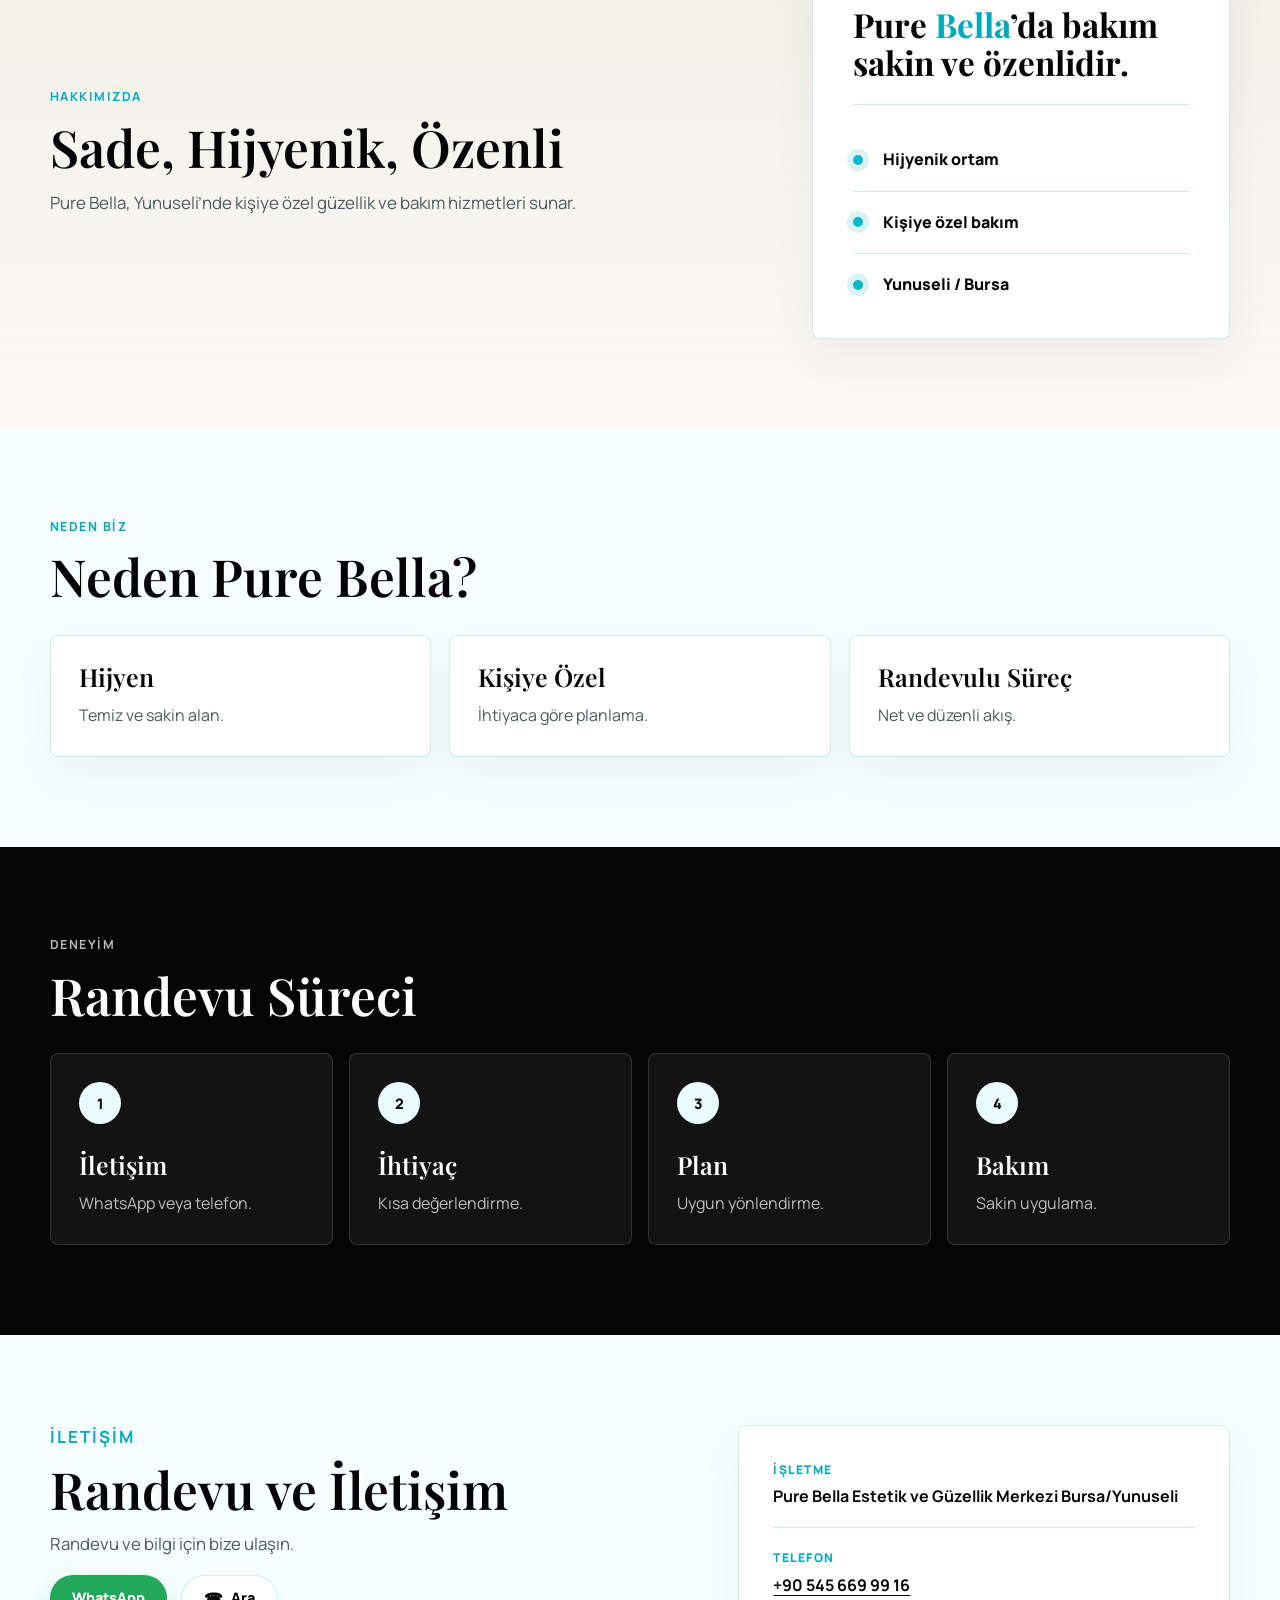
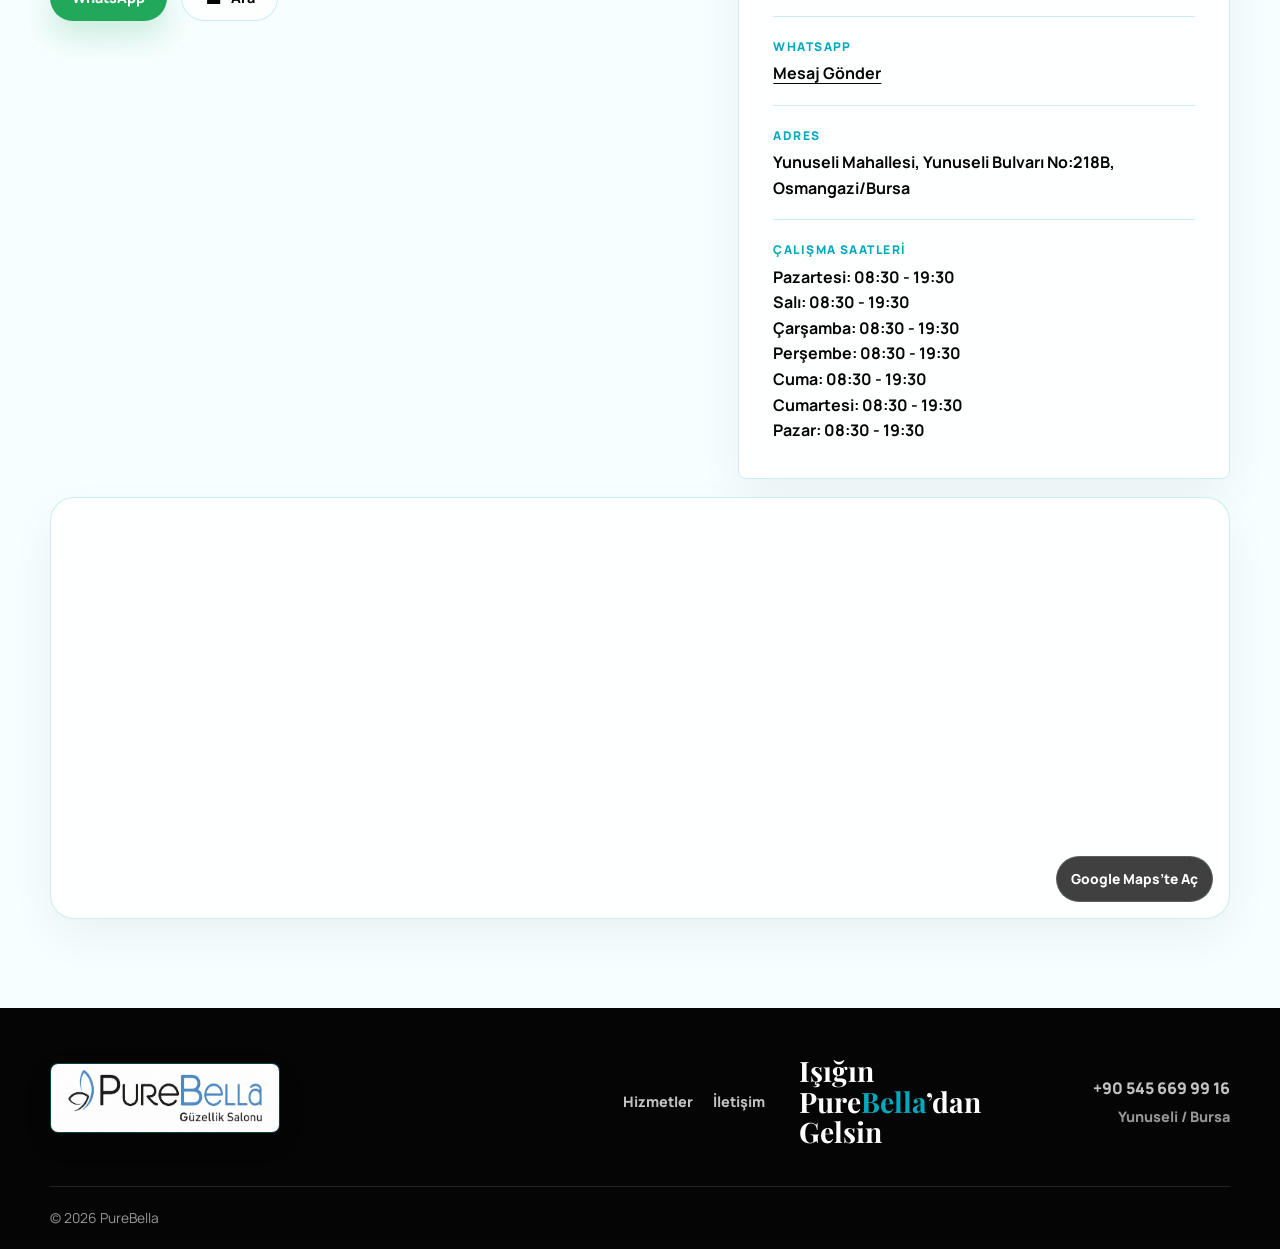
<file: pure-bella-yunuseli.html>
<!DOCTYPE html>
<html lang="tr">
<head>
  <meta charset="UTF-8">
  <meta name="viewport" content="width=device-width, initial-scale=1.0">
  <title>Pure Bella Yunuseli | Osmangazi Bursa Güzellik Salonu</title>
  <meta name="description" content="Pure Bella Yunuseli; lazer epilasyon, cilt bakımı, profesyonel cilt analizi, kaş silme ve kişiye özel bakım planları için Yunuseli Osmangazi’de hijyenik ve samimi bir güzellik deneyimi sunar.">
  <meta name="theme-color" content="#ffffff">
  <meta property="og:title" content="Pure Bella Yunuseli">
  <meta property="og:description" content="Yunuseli Osmangazi’de hijyenik, güvenilir ve kişiye özel güzellik hizmetleri için Pure Bella Yunuseli ile randevunuzu oluşturun.">
  <meta property="og:type" content="website">
  <meta property="og:locale" content="tr_TR">
  <meta property="og:site_name" content="Pure Bella">
  <meta property="og:image" content="assets/pure-bella-hero.jpg">
  <link rel="preconnect" href="https://fonts.googleapis.com">
  <link rel="preconnect" href="https://fonts.gstatic.com" crossorigin>
  <link href="https://fonts.googleapis.com/css2?family=Manrope:wght@400;500;600;700&family=Playfair+Display:wght@500;600;700&display=swap" rel="stylesheet">
  <link rel="stylesheet" href="styles.css">
  <script src="script.js" defer></script>
  <script type="application/ld+json">
    {
      "@context": "https://schema.org",
      "@type": "BeautySalon",
      "@id": "https://wa.me/905456699916#pure-bella",
      "name": "Pure Bella Yunuseli",
      "description": "Yunuseli, Osmangazi, Bursa’da lazer epilasyon, cilt bakımı, profesyonel cilt analizi, kaş silme ve kişiye özel bakım planlama hizmetleri sunan güzellik merkezi.",
      "telephone": "+90 545 669 99 16",
      "image": "assets/pure-bella-hero.jpg",
      "address": {
        "@type": "PostalAddress",
        "streetAddress": "Yunuseli Mahallesi, Yunuseli Bulvarı No:218B, Osmangazi/Bursa",
        "addressLocality": "Osmangazi",
        "addressRegion": "Bursa",
        "addressCountry": "TR"
      },
      "areaServed": {
        "@type": "City",
        "name": "Yunuseli, Osmangazi, Bursa"
      },
      "priceRange": "$$",
      "sameAs": [
        "https://wa.me/905456699916"
      ]
    }
  </script>
</head>
<body>
  <a class="skip-link" href="#main">İçeriğe geç</a>

  <header class="site-header" data-header>
    <div class="container header-inner">
      <a class="brand" href="#home" aria-label="Pure Bella ana sayfa">
        <img class="brand-logo" src="assets/pure%20bella%20headerfooter.png" alt="Pure Bella marka görseli">
      </a>

      <button class="menu-toggle" type="button" aria-label="Menüyü aç" aria-expanded="false" aria-controls="site-nav" data-menu-toggle>
        <span></span>
        <span></span>
        <span></span>
      </button>

      <nav class="site-nav" id="site-nav" aria-label="Ana menü" data-nav>
        <a href="#home">Ana Sayfa</a>
        <a href="#services">Hizmetler</a>
        <a href="#contact">İletişim</a>
      </nav>

      <a class="branch-switch" href="index.html">Şube Seçimi</a>
      <a class="header-cta" href="https://wa.me/905456699916" target="_blank" rel="noopener">Randevu Al</a>
    </div>
  </header>

  <main id="main">
    <section class="hero section" id="home">
      <div class="container hero-grid">
        <div class="hero-content reveal">
          <p class="section-kicker">Yunuseli / Osmangazi</p>
          <h1>Pure Bella’da Zarif Bakım</h1>
          <p class="hero-text">Hijyenik ortamda cilt bakımı, lazer epilasyon ve güzellik uygulamaları.</p>
          <div class="hero-actions">
            <a class="btn btn-primary whatsapp-cta" href="https://wa.me/905456699916" target="_blank" rel="noopener">WhatsApp</a>
            <a class="btn btn-secondary phone-cta" href="tel:05456699916">Ara</a>
          </div>
          <div class="trust-row" aria-label="Güven unsurları">
            <span>Hijyenik Ortam</span>
            <span>Kişiye Özel Bakım</span>
            <span>Yunuseli / Bursa</span>
          </div>
        </div>

        <div class="hero-slider reveal" aria-label="Pure Bella fotoğraf alanı" data-hero-slider>
          <div class="hero-slider-track" data-slider-track>
            <figure class="hero-photo image-shell" aria-label="Pure Bella fotoğraf alanı 1">
              <img src="assets/Pure%20Bella%20Yunuseli/ynspurebella1.jpeg" alt="Pure Bella güzellik merkezi fotoğrafı" data-fallback-image>
            </figure>
            <figure class="hero-photo image-shell" aria-label="Pure Bella fotoğraf alanı 2">
              <img src="assets/Pure%20Bella%20Yunuseli/ynspurebella2.JPG" alt="Pure Bella bakım odası fotoğrafı" data-fallback-image>
            </figure>
            <figure class="hero-photo image-shell" aria-label="Pure Bella fotoğraf alanı 3">
              <img src="assets/Pure%20Bella%20Yunuseli/ynspurebella3.JPG" alt="Pure Bella cilt bakımı alanı fotoğrafı" data-fallback-image>
            </figure>
            <figure class="hero-photo image-shell" aria-label="Pure Bella fotoğraf alanı 4">
              <img src="assets/Pure%20Bella%20Yunuseli/ynspurebella4.JPG" alt="Pure Bella hijyen ve bakım detayı fotoğrafı" data-fallback-image>
            </figure>
            <figure class="hero-photo image-shell" aria-label="Pure Bella fotoğraf alanı 5">
              <img src="assets/Pure%20Bella%20Yunuseli/ynspurebella5.jpg" alt="Pure Bella karşılama alanı fotoğrafı" data-fallback-image>
            </figure>
          </div>

          <div class="hero-slider-controls" aria-label="Fotoğraf kontrolleri">
            <button class="slider-btn" type="button" aria-label="Önceki fotoğraf" data-slider-prev>‹</button>
            <button class="slider-btn" type="button" aria-label="Sonraki fotoğraf" data-slider-next>›</button>
          </div>
        </div>
      </div>
    </section>

    <section class="section services" id="services">
      <div class="container">
        <div class="section-heading reveal">
          <p class="section-kicker">Hizmetler</p>
          <h2>Hizmetlerimiz</h2>
          <p>Sade, planlı ve özenli uygulamalar.</p>
        </div>

        <div class="service-grid">
          <article class="service-card reveal">
            <span class="card-number">01</span>
            <h3>Lazer Epilasyon</h3>
            <p>Düzenli seans planı.</p>
          </article>
          <article class="service-card reveal">
            <span class="card-number">02</span>
            <h3>Profesyonel Cilt Analizi</h3>
            <p>Cilde göre değerlendirme.</p>
          </article>
          <article class="service-card reveal">
            <span class="card-number">03</span>
            <h3>Cilt Bakımı</h3>
            <p>İhtiyaca göre bakım.</p>
          </article>
          <article class="service-card reveal">
            <span class="card-number">04</span>
            <h3>Kaş Silme</h3>
            <p>Kontrollü işlem yaklaşımı.</p>
          </article>
          <article class="service-card reveal">
            <span class="card-number">05</span>
            <h3>Cımbız Epilasyon</h3>
            <p>Detay odaklı uygulama.</p>
          </article>
          <article class="service-card reveal">
            <span class="card-number">06</span>
            <h3>Kişiye Özel Bakım Planı</h3>
            <p>Size uygun yönlendirme.</p>
          </article>
        </div>
      </div>
    </section>

    <section class="section about" id="about">
      <div class="container split-grid">
        <div class="about-copy reveal">
          <p class="section-kicker">Hakkımızda</p>
          <h2>Sade, Hijyenik, Özenli</h2>
          <p>Pure Bella, Yunuseli’nde kişiye özel güzellik ve bakım hizmetleri sunar.</p>
        </div>

        <div class="highlight-panel reveal">
          <p class="about-slogan">
            <span class="brand-word">Pure <span>Bella</span></span>’da bakım sakin ve özenlidir.
          </p>
          <div class="highlight-item">
            <span></span>
            <p>Hijyenik ortam</p>
          </div>
          <div class="highlight-item">
            <span></span>
            <p>Kişiye özel bakım</p>
          </div>
          <div class="highlight-item">
            <span></span>
            <p>Yunuseli / Bursa</p>
          </div>
        </div>
      </div>
    </section>

    <section class="section why" id="why">
      <div class="container">
        <div class="section-heading reveal">
          <p class="section-kicker">Neden Biz</p>
          <h2>Neden Pure Bella?</h2>
        </div>

        <div class="why-grid">
          <article class="why-card reveal">
            <h3>Hijyen</h3>
            <p>Temiz ve sakin alan.</p>
          </article>
          <article class="why-card reveal">
            <h3>Kişiye Özel</h3>
            <p>İhtiyaca göre planlama.</p>
          </article>
          <article class="why-card reveal">
            <h3>Randevulu Süreç</h3>
            <p>Net ve düzenli akış.</p>
          </article>
        </div>
      </div>
    </section>

    <section class="section process" id="process">
      <div class="container">
        <div class="section-heading reveal">
          <p class="section-kicker">Deneyim</p>
          <h2>Randevu Süreci</h2>
        </div>

        <div class="process-steps">
          <article class="step-card reveal">
            <span>1</span>
            <h3>İletişim</h3>
            <p>WhatsApp veya telefon.</p>
          </article>
          <article class="step-card reveal">
            <span>2</span>
            <h3>İhtiyaç</h3>
            <p>Kısa değerlendirme.</p>
          </article>
          <article class="step-card reveal">
            <span>3</span>
            <h3>Plan</h3>
            <p>Uygun yönlendirme.</p>
          </article>
          <article class="step-card reveal">
            <span>4</span>
            <h3>Bakım</h3>
            <p>Sakin uygulama.</p>
          </article>
        </div>
      </div>
    </section>

    <section class="section contact" id="contact">
      <div class="container contact-grid">
        <div class="contact-copy reveal">
          <p class="section-kicker">İletişim</p>
          <h2>Randevu ve İletişim</h2>
          <p>Randevu ve bilgi için bize ulaşın.</p>
          <div class="contact-actions">
            <a class="btn btn-primary whatsapp-cta" href="https://wa.me/905456699916" target="_blank" rel="noopener">WhatsApp</a>
            <a class="btn btn-secondary phone-cta" href="tel:05456699916">Ara</a>
          </div>
        </div>

        <div class="contact-details reveal">
          <dl>
            <div>
              <dt>İşletme</dt>
              <dd>Pure Bella Estetik ve Güzellik Merkezi Bursa/Yunuseli</dd>
            </div>
            <div>
              <dt>Telefon</dt>
              <dd><a href="tel:05456699916">+90 545 669 99 16</a></dd>
            </div>
            <div>
              <dt>WhatsApp</dt>
              <dd><a href="https://wa.me/905456699916" target="_blank" rel="noopener">Mesaj Gönder</a></dd>
            </div>
            <div>
              <dt>Adres</dt>
              <dd><span class="address-placeholder">Yunuseli Mahallesi, Yunuseli Bulvarı No:218B, Osmangazi/Bursa</span></dd>
            </div>
            <div>
              <dt>Çalışma Saatleri</dt>
              <dd>Pazartesi: 08:30 - 19:30 <br> Salı: 08:30 - 19:30 <br>Çarşamba: 08:30 - 19:30 
              <br>Perşembe: 08:30 - 19:30 <br>Cuma: 08:30 - 19:30 <br>Cumartesi: 08:30 - 19:30 <br>Pazar: 08:30 - 19:30</dd>
            </div>
          </dl>
        </div>

        <div class="map-panel reveal" aria-label="Pure Bella Google Maps konumu">
          <iframe class="map-embed" title="Pure Bella Yunuseli Google Maps konumu" src="https://maps.google.com/maps?q=Pure%20Bella%20Estetik%20ve%20G%C3%BCzellik%20Merkezi%20Kestel%2C%20Kestel%2C%20Bursa&t=&z=16&ie=UTF8&iwloc=&output=embed" loading="lazy" referrerpolicy="no-referrer-when-downgrade" allowfullscreen></iframe>
          <a class="map-open-link" href="https://www.google.com/maps/place/Pure+Bella+Estetik+ve+Güzellik+Merkezi+Kestel/@40.2004931,29.2118783,17z/data=!4m15!1m8!3m7!1s0x14ca392719021083:0x87bb28c44d12365b!2sPure+Bella+Estetik+ve+Güzellik+Merkezi+Kestel!8m2!3d40.2004931!4d29.2118783!10e5!16s%2Fg%2F11j0q48jrt!3m5!1s0x14ca392719021083:0x87bb28c44d12365b!8m2!3d40.2004931!4d29.2118783!16s%2Fg%2F11j0q48jrt?entry=ttu&g_ep=EgoyMDI2MDUwNi4wIKXMDSoASAFQAw%3D%3D" target="_blank" rel="noopener">Google Maps’te Aç</a>
        </div>
      </div>
    </section>
  </main>

  <footer class="site-footer">
    <div class="container footer-grid">
      <div>
        <a class="brand footer-brand" href="#home" aria-label="Pure Bella ana sayfa">
          <img class="brand-logo footer-brand-logo" src="assets/pure%20bella%20headerfooter.png" alt="Pure Bella marka görseli">
        </a>
      </div>
      <nav class="footer-links" aria-label="Alt menü">
        <a href="#services">Hizmetler</a>
        <a href="#contact">İletişim</a>
      </nav>
      <p class="footer-slogan">Işığın <span class="brand-word">Pure<span>Bella</span></span>’dan Gelsin</p>
      <div class="footer-contact">
        <a href="tel:05456699916">+90 545 669 99 16</a>
        <span>Yunuseli / Bursa</span>
      </div>
    </div>
    <div class="container footer-bottom">
      <p>© 2026 PureBella</p>
    </div>
  </footer>

  <a class="floating-whatsapp" href="https://wa.me/905456699916" target="_blank" rel="noopener" aria-label="WhatsApp üzerinden randevu al">
    <span>WhatsApp</span>
  </a>
</body>
</html>
</file>
<file: styles.css>
:root {
  --color-ivory: #f7feff;
  --color-warm-white: #ffffff;
  --color-linen: #e9fbfd;
  --color-stone: #c8eef2;
  --color-taupe: #8cb6bd;
  --color-bronze: #00a9bd;
  --color-rose: #59d6e4;
  --color-sage: #0fb8c8;
  --color-charcoal: #050505;
  --color-muted: #4a5b60;
  --color-border: rgba(0, 169, 189, 0.2);
  --color-shadow: rgba(0, 0, 0, 0.14);
  --font-display: "Playfair Display", Georgia, serif;
  --font-body: "Manrope", Arial, sans-serif;
  --container: 1180px;
  --section-space: clamp(56px, 7vw, 96px);
  --header-height: 76px;
  --radius: 8px;
}

*,
*::before,
*::after {
  box-sizing: border-box;
}

html {
  scroll-behavior: smooth;
}

body {
  margin: 0;
  font-family: var(--font-body);
  font-size: 16px;
  line-height: 1.6;
  color: var(--color-charcoal);
  background: var(--color-ivory);
  text-rendering: optimizeLegibility;
}

body.menu-open {
  overflow: hidden;
}

img {
  display: block;
  max-width: 100%;
}

a {
  color: inherit;
  text-decoration: none;
}

button,
input,
textarea,
select {
  font: inherit;
}

button {
  border: 0;
  cursor: pointer;
}

:focus-visible {
  outline: 3px solid rgba(0, 169, 189, 0.42);
  outline-offset: 4px;
}

.skip-link {
  position: fixed;
  top: 12px;
  left: 12px;
  z-index: 200;
  padding: 10px 14px;
  color: var(--color-warm-white);
  background: var(--color-charcoal);
  border-radius: var(--radius);
  transform: translateY(-150%);
  transition: transform 180ms ease;
}

.skip-link:focus {
  transform: translateY(0);
}

.container {
  width: min(100% - 40px, var(--container));
  margin-inline: auto;
}

.section {
  padding-block: var(--section-space);
  scroll-margin-top: calc(var(--header-height) + 22px);
}

.section-kicker {
  margin: 0 0 14px;
  color: var(--color-bronze);
  font-size: 0.78rem;
  font-weight: 700;
  letter-spacing: 0.12em;
  line-height: 1.4;
  text-transform: uppercase;
}

h1,
h2,
h3,
p {
  margin-top: 0;
}

h1,
h2,
h3 {
  color: var(--color-charcoal);
  font-family: var(--font-display);
  font-weight: 600;
  line-height: 1.08;
  letter-spacing: 0;
}

h1 {
  max-width: 760px;
  margin-bottom: 18px;
  font-size: clamp(2.8rem, 6vw, 5.6rem);
}

h2 {
  margin-bottom: 14px;
  font-size: clamp(2rem, 4vw, 3.6rem);
}

h3 {
  margin-bottom: 12px;
  font-size: clamp(1.25rem, 2vw, 1.55rem);
}

p {
  color: var(--color-muted);
}

.section-heading {
  max-width: 720px;
  margin-bottom: 30px;
}

.section-heading p:last-child {
  max-width: 620px;
  margin-bottom: 0;
  font-size: 1.05rem;
}

.site-header {
  position: sticky;
  top: 0;
  z-index: 100;
  min-height: var(--header-height);
  background: rgba(255, 255, 255, 0.9);
  border-bottom: 1px solid transparent;
  backdrop-filter: blur(18px);
  transition: box-shadow 220ms ease, border-color 220ms ease, background 220ms ease;
}

.site-header.is-scrolled {
  background: rgba(255, 255, 255, 0.96);
  border-color: var(--color-border);
  box-shadow: 0 12px 34px rgba(0, 0, 0, 0.08);
}

.header-inner {
  display: flex;
  align-items: center;
  justify-content: space-between;
  min-height: var(--header-height);
  gap: 26px;
}

.brand {
  display: inline-flex;
  flex-direction: column;
  justify-content: center;
  min-width: max-content;
}

.brand-logo {
  width: 178px;
  height: 54px;
  object-fit: cover;
  object-position: center;
  background: #050505;
  border: 1px solid rgba(0, 169, 189, 0.26);
  border-radius: var(--radius);
  box-shadow: 0 10px 28px rgba(0, 0, 0, 0.08);
}

.brand-name {
  font-family: var(--font-display);
  font-size: 1.55rem;
  font-weight: 700;
  line-height: 1;
}

.brand-subtitle {
  margin-top: 5px;
  color: var(--color-muted);
  font-size: 0.72rem;
  font-weight: 700;
  letter-spacing: 0.16em;
  line-height: 1.2;
  text-transform: uppercase;
}

.site-nav {
  display: flex;
  align-items: center;
  justify-content: center;
  gap: clamp(18px, 2.4vw, 34px);
  margin-left: auto;
  color: var(--color-muted);
  font-size: 0.92rem;
  font-weight: 700;
}

.site-nav a,
.footer-links a,
.text-link {
  position: relative;
  transition: color 180ms ease;
}

.site-nav a::after,
.footer-links a::after,
.text-link::after {
  content: "";
  position: absolute;
  right: 0;
  bottom: -6px;
  left: 0;
  height: 1px;
  background: currentColor;
  transform: scaleX(0);
  transform-origin: left;
  transition: transform 180ms ease;
}

.site-nav a:hover,
.footer-links a:hover,
.text-link:hover {
  color: var(--color-charcoal);
}

.site-nav a:hover::after,
.footer-links a:hover::after,
.text-link:hover::after {
  transform: scaleX(1);
}

.header-cta,
.btn {
  display: inline-flex;
  align-items: center;
  justify-content: center;
  min-height: 46px;
  padding: 13px 22px;
  color: var(--color-charcoal);
  font-size: 0.9rem;
  font-weight: 800;
  line-height: 1.2;
  border-radius: 999px;
  transition: transform 180ms ease, box-shadow 180ms ease, border-color 180ms ease, background 180ms ease;
}

.header-cta {
  color: var(--color-warm-white);
  background: var(--color-charcoal);
  box-shadow: 0 10px 26px rgba(0, 169, 189, 0.16);
}

.branch-switch {
  display: inline-flex;
  align-items: center;
  justify-content: center;
  min-height: 42px;
  padding: 10px 15px;
  color: var(--color-charcoal);
  font-size: 0.82rem;
  font-weight: 900;
  line-height: 1.2;
  white-space: nowrap;
  background: rgba(255, 255, 255, 0.72);
  border: 1px solid var(--color-border);
  border-radius: 999px;
  transition: transform 180ms ease, box-shadow 180ms ease, border-color 180ms ease, background 180ms ease;
}

.branch-switch:hover {
  transform: translateY(-2px);
  background: rgba(255, 255, 255, 0.92);
  border-color: rgba(0, 169, 189, 0.46);
  box-shadow: 0 14px 30px rgba(0, 169, 189, 0.1);
}

.header-cta:hover,
.btn:hover {
  transform: translateY(-2px);
}

.btn-primary {
  color: var(--color-warm-white);
  background: var(--color-charcoal);
  box-shadow: 0 14px 32px rgba(0, 169, 189, 0.18);
}

.whatsapp-cta {
  color: #ffffff;
  background: #22a85a;
  box-shadow: 0 14px 32px rgba(34, 168, 90, 0.22);
}

.whatsapp-cta:hover {
  background: #168f49;
}

.btn-secondary {
  background: rgba(255, 255, 255, 0.72);
  border: 1px solid var(--color-border);
}

.btn-secondary:hover {
  border-color: rgba(0, 169, 189, 0.46);
  box-shadow: 0 14px 30px rgba(0, 169, 189, 0.1);
}

.phone-cta::before {
  content: "☎";
  margin-right: 8px;
  font-size: 0.95rem;
  line-height: 1;
}

.menu-toggle {
  display: none;
  width: 46px;
  height: 46px;
  flex: 0 0 auto;
  align-items: center;
  justify-content: center;
  flex-direction: column;
  gap: 4px;
  background: var(--color-warm-white);
  border: 1px solid var(--color-border);
  border-radius: 999px;
}

.menu-toggle span {
  display: block;
  width: 18px;
  height: 2px;
  background: var(--color-charcoal);
  transition: transform 180ms ease, opacity 180ms ease;
}

.menu-toggle.is-active span:nth-child(1) {
  transform: translateY(6px) rotate(45deg);
}

.menu-toggle.is-active span:nth-child(2) {
  opacity: 0;
}

.menu-toggle.is-active span:nth-child(3) {
  transform: translateY(-6px) rotate(-45deg);
}

.hero {
  position: relative;
  min-height: auto;
  padding-top: clamp(54px, 7vw, 88px);
  overflow: hidden;
  background:
    linear-gradient(90deg, rgba(0, 169, 189, 0.08) 1px, transparent 1px),
    linear-gradient(rgba(0, 169, 189, 0.08) 1px, transparent 1px),
    radial-gradient(circle at 82% 18%, rgba(0, 184, 204, 0.22), transparent 30%),
    linear-gradient(135deg, #ffffff 0%, #f7feff 46%, #e7fbfd 100%);
  background-size: 42px 42px, 42px 42px, auto, auto;
}

.hero::after {
  content: "";
  position: absolute;
  right: 0;
  bottom: 0;
  left: 0;
  height: 1px;
  background: linear-gradient(90deg, transparent, rgba(0, 169, 189, 0.42), transparent);
}

.hero-grid {
  position: relative;
  z-index: 1;
  display: grid;
  grid-template-columns: minmax(0, 0.94fr) minmax(340px, 0.78fr);
  align-items: center;
  gap: clamp(38px, 6vw, 74px);
}

.hero-text {
  max-width: 640px;
  margin-bottom: 26px;
  font-size: clamp(1rem, 1.4vw, 1.14rem);
}

.hero-actions,
.contact-actions {
  display: flex;
  flex-wrap: wrap;
  gap: 14px;
  margin-bottom: 22px;
}

.trust-row {
  display: flex;
  flex-wrap: wrap;
  gap: 10px;
  max-width: 700px;
}

.trust-row span {
  display: inline-flex;
  align-items: center;
  min-height: 38px;
  padding: 9px 13px;
  color: var(--color-charcoal);
  font-size: 0.82rem;
  font-weight: 800;
  background: rgba(255, 255, 255, 0.76);
  border: 1px solid rgba(0, 169, 189, 0.24);
  border-radius: 999px;
}

.brand-word {
  white-space: nowrap;
}

.brand-word span {
  color: var(--color-bronze);
}

.hero-slider {
  position: relative;
  width: min(100%, 430px);
  justify-self: end;
}

.hero-slider-track {
  display: flex;
  gap: 14px;
  overflow-x: auto;
  scroll-behavior: smooth;
  scroll-snap-type: x mandatory;
  scrollbar-width: none;
}

.hero-slider-track::-webkit-scrollbar {
  display: none;
}

.hero-photo {
  flex: 0 0 100%;
  aspect-ratio: 4 / 5;
  margin: 0;
  background:
    linear-gradient(145deg, rgba(0, 169, 189, 0.16), transparent 42%),
    linear-gradient(135deg, #ffffff, #e7fbfd);
  border: 1px solid rgba(0, 169, 189, 0.26);
  border-radius: var(--radius);
  box-shadow: 0 28px 70px rgba(0, 0, 0, 0.13);
  scroll-snap-align: center;
}

.hero-photo img {
  width: 100%;
  height: 100%;
  min-height: 0;
  object-fit: cover;
  object-position: center center;
}

.hero-slider-controls {
  position: absolute;
  right: 14px;
  bottom: 14px;
  display: flex;
  gap: 8px;
}

.slider-btn {
  display: inline-grid;
  width: 42px;
  height: 42px;
  align-items: center;
  justify-content: center;
  font-size: 1.65rem;
  line-height: 1;
  color: var(--color-warm-white);
  background: rgba(5, 5, 5, 0.72);
  border: 1px solid rgba(255, 255, 255, 0.18);
  border-radius: 999px;
  backdrop-filter: blur(12px);
  transition: background 180ms ease, transform 180ms ease;
}

.slider-btn:hover {
  background: rgba(0, 169, 189, 0.86);
  transform: translateY(-2px);
}

.hero-visual {
  position: relative;
}

.visual-frame {
  min-height: clamp(450px, 48vw, 640px);
  border: 1px solid rgba(0, 169, 189, 0.26);
  border-radius: var(--radius);
  box-shadow: 0 28px 70px rgba(0, 0, 0, 0.13);
}

.image-shell {
  position: relative;
  overflow: hidden;
  background:
    linear-gradient(135deg, rgba(255, 255, 255, 0.88), rgba(200, 238, 242, 0.72)),
    radial-gradient(circle at 70% 20%, rgba(0, 169, 189, 0.22), transparent 32%),
    linear-gradient(145deg, var(--color-linen), #ffffff);
}

.image-shell img {
  width: 100%;
  height: 100%;
  min-height: inherit;
  object-fit: cover;
}

.image-shell.is-missing img {
  display: none;
}

.visual-placeholder {
  position: absolute;
  inset: 28px;
  display: grid;
  align-content: end;
  gap: 12px;
  padding: clamp(24px, 4vw, 40px);
  border: 1px solid rgba(255, 255, 255, 0.62);
  border-radius: var(--radius);
}

.image-shell:not(.is-missing) .visual-placeholder {
  color: var(--color-warm-white);
  background: linear-gradient(180deg, transparent, rgba(0, 0, 0, 0.52));
  border-color: transparent;
}

.visual-placeholder span {
  color: var(--color-bronze);
  font-family: var(--font-display);
  font-size: clamp(2.4rem, 6vw, 5.2rem);
  font-weight: 700;
  line-height: 0.95;
}

.image-shell:not(.is-missing) .visual-placeholder span {
  color: var(--color-warm-white);
}

.visual-placeholder strong {
  max-width: 300px;
  color: inherit;
  font-size: 1rem;
}

.hero-note {
  position: absolute;
  right: -18px;
  bottom: 38px;
  width: min(260px, 70%);
  padding: 20px;
  background: rgba(255, 255, 255, 0.9);
  border: 1px solid var(--color-border);
  border-radius: var(--radius);
  box-shadow: 0 22px 48px rgba(0, 0, 0, 0.13);
  backdrop-filter: blur(12px);
}

.hero-note span {
  display: block;
  margin-bottom: 5px;
  color: var(--color-muted);
  font-size: 0.78rem;
  font-weight: 800;
  text-transform: uppercase;
}

.hero-note strong {
  color: var(--color-charcoal);
  font-size: 1.05rem;
}

.services {
  background: var(--color-warm-white);
}

.service-grid {
  display: grid;
  grid-template-columns: repeat(3, minmax(0, 1fr));
  gap: 18px;
}

.service-card,
.why-card,
.step-card,
.highlight-panel,
.contact-details,
.testimonial-box,
.map-panel {
  background: rgba(255, 255, 255, 0.88);
  border: 1px solid var(--color-border);
  border-radius: var(--radius);
  box-shadow: 0 18px 46px rgba(0, 0, 0, 0.05);
}

.service-card,
.why-card,
.step-card {
  padding: clamp(20px, 2.4vw, 28px);
  transition: transform 180ms ease, box-shadow 180ms ease, border-color 180ms ease;
}

.service-card:hover,
.why-card:hover,
.step-card:hover {
  transform: translateY(-4px);
  border-color: rgba(0, 169, 189, 0.34);
  box-shadow: 0 24px 56px rgba(0, 0, 0, 0.09);
}

.card-number {
  display: inline-flex;
  margin-bottom: 18px;
  color: var(--color-bronze);
  font-size: 0.78rem;
  font-weight: 800;
}

.service-card p,
.why-card p,
.step-card p {
  margin-bottom: 0;
}

.about {
  background:
    linear-gradient(180deg, rgba(243, 236, 226, 0.82), rgba(251, 248, 243, 0.95)),
    var(--color-linen);
}

.split-grid {
  display: grid;
  grid-template-columns: minmax(0, 0.95fr) minmax(280px, 0.58fr);
  align-items: center;
  gap: clamp(34px, 6vw, 86px);
}

.about-copy p:last-child {
  max-width: 710px;
  margin-bottom: 0;
  font-size: 1.06rem;
}

.highlight-panel {
  padding: clamp(24px, 4vw, 40px);
}

.about-slogan {
  margin-bottom: 24px;
  padding-bottom: 22px;
  color: var(--color-charcoal);
  font-family: var(--font-display);
  font-size: clamp(1.45rem, 2.6vw, 2.2rem);
  font-weight: 700;
  line-height: 1.14;
  border-bottom: 1px solid var(--color-border);
}

.highlight-item {
  display: grid;
  grid-template-columns: 14px 1fr;
  align-items: center;
  gap: 16px;
  padding-block: 18px;
  border-bottom: 1px solid var(--color-border);
}

.highlight-item:first-child {
  padding-top: 0;
}

.highlight-item:last-child {
  padding-bottom: 0;
  border-bottom: 0;
}

.highlight-item span {
  width: 10px;
  height: 10px;
  background: var(--color-sage);
  border-radius: 999px;
  box-shadow: 0 0 0 6px rgba(0, 169, 189, 0.14);
}

.highlight-item p {
  margin-bottom: 0;
  color: var(--color-charcoal);
  font-weight: 800;
}

.why {
  background: var(--color-ivory);
}

.why-grid {
  display: grid;
  grid-template-columns: repeat(6, minmax(0, 1fr));
  gap: 18px;
}

.why-card {
  grid-column: span 2;
}

.why-card:nth-child(4),
.why-card:nth-child(5) {
  grid-column: span 3;
}

.process {
  background: var(--color-charcoal);
}

.process .section-kicker,
.process h2,
.process h3 {
  color: var(--color-warm-white);
}

.process .section-heading p,
.process .step-card p {
  color: rgba(255, 255, 255, 0.72);
}

.process-steps {
  display: grid;
  grid-template-columns: repeat(4, minmax(0, 1fr));
  gap: 16px;
}

.step-card {
  background: rgba(255, 255, 255, 0.06);
  border-color: rgba(255, 255, 255, 0.13);
  box-shadow: none;
}

.step-card span {
  display: inline-grid;
  width: 42px;
  height: 42px;
  place-items: center;
  margin-bottom: 28px;
  color: var(--color-charcoal);
  font-size: 0.9rem;
  font-weight: 900;
  background: var(--color-linen);
  border-radius: 999px;
}

.gallery {
  background: var(--color-warm-white);
}

.gallery-grid {
  display: grid;
  grid-template-columns: repeat(4, minmax(0, 1fr));
  gap: 16px;
}

.gallery-item {
  min-height: 360px;
  margin: 0;
  border: 1px solid var(--color-border);
  border-radius: var(--radius);
}

.gallery-item img {
  min-height: 360px;
}

.gallery-item figcaption {
  position: absolute;
  right: 16px;
  bottom: 16px;
  left: 16px;
  z-index: 1;
  padding: 12px 14px;
  color: var(--color-charcoal);
  font-size: 0.82rem;
  font-weight: 800;
  background: rgba(255, 255, 255, 0.78);
  border: 1px solid rgba(255, 255, 255, 0.52);
  border-radius: var(--radius);
  backdrop-filter: blur(10px);
}

.gallery-item::before {
  content: "";
  position: absolute;
  inset: 0;
  background:
    linear-gradient(180deg, transparent 48%, rgba(0, 0, 0, 0.1)),
    linear-gradient(135deg, rgba(0, 169, 189, 0.14), rgba(89, 214, 228, 0.18));
  pointer-events: none;
}

.testimonial-ready {
  background: linear-gradient(180deg, var(--color-warm-white), var(--color-linen));
}

.testimonial-box {
  max-width: 900px;
  margin-inline: auto;
  padding: clamp(32px, 6vw, 64px);
  text-align: center;
}

.testimonial-box h2 {
  font-size: clamp(1.9rem, 3.6vw, 3.5rem);
}

.testimonial-box p {
  max-width: 620px;
  margin-inline: auto;
}

.testimonial-box .btn {
  margin-top: 10px;
}

.contact {
  background: var(--color-ivory);
}

.contact-grid {
  display: grid;
  grid-template-columns: minmax(0, 0.9fr) minmax(300px, 0.66fr);
  gap: 18px;
}

.contact-copy {
  padding-right: clamp(0px, 4vw, 56px);
}

.contact-copy p {
  max-width: 640px;
  font-size: 1.05rem;
}

.contact-details,
.map-panel {
  padding: clamp(24px, 4vw, 34px);
}

.contact-details dl {
  display: grid;
  gap: 20px;
  margin: 0;
}

.contact-details div {
  padding-bottom: 18px;
  border-bottom: 1px solid var(--color-border);
}

.contact-details div:last-child {
  padding-bottom: 0;
  border-bottom: 0;
}

.contact-details dt {
  margin-bottom: 5px;
  color: var(--color-bronze);
  font-size: 0.75rem;
  font-weight: 900;
  letter-spacing: 0.12em;
  text-transform: uppercase;
}

.contact-details dd {
  margin: 0;
  color: var(--color-charcoal);
  font-weight: 700;
}

.contact-details a {
  color: var(--color-charcoal);
  text-decoration: underline;
  text-underline-offset: 4px;
  text-decoration-thickness: 1px;
}

.closed-day {
  color: #d92323;
  font-weight: 900;
}

.address-placeholder {
  display: inline-block;
}

.map-panel {
  position: relative;
  grid-column: 1 / -1;
  min-height: 420px;
  padding: 0;
  overflow: hidden;
  border-radius: 24px;
}

.map-embed {
  display: block;
  width: 100%;
  height: 420px;
  border: 0;
}

.map-open-link {
  position: absolute;
  right: 16px;
  bottom: 16px;
  z-index: 1;
  padding: 11px 14px;
  color: #ffffff;
  font-size: 0.86rem;
  font-weight: 900;
  background: rgba(5, 5, 5, 0.76);
  border: 1px solid rgba(255, 255, 255, 0.16);
  border-radius: 999px;
  backdrop-filter: blur(12px);
  transition: background 180ms ease, transform 180ms ease;
}

.map-open-link:hover {
  background: rgba(0, 169, 189, 0.9);
  transform: translateY(-2px);
}

.site-footer {
  padding-top: 48px;
  color: rgba(255, 255, 255, 0.76);
  background: #050505;
}

.footer-grid {
  display: grid;
  grid-template-columns: 1fr auto auto auto;
  align-items: center;
  gap: 34px;
  padding-bottom: 38px;
}

.footer-brand .brand-name,
.footer-brand .brand-subtitle {
  color: var(--color-warm-white);
}

.footer-brand-logo {
  width: 230px;
  height: 70px;
  border-color: rgba(0, 169, 189, 0.36);
}

.footer-links {
  display: flex;
  flex-wrap: wrap;
  justify-content: center;
  gap: 20px;
  font-size: 0.9rem;
  font-weight: 800;
}

.footer-contact {
  display: grid;
  justify-items: end;
  gap: 4px;
  font-weight: 800;
}

.footer-contact span {
  color: rgba(255, 255, 255, 0.58);
  font-size: 0.9rem;
}

.footer-slogan {
  max-width: 260px;
  margin: 0;
  color: #ffffff;
  font-family: var(--font-display);
  font-size: clamp(1.35rem, 2.2vw, 2rem);
  font-weight: 700;
  line-height: 1.08;
}

.footer-bottom {
  padding-block: 20px;
  border-top: 1px solid rgba(255, 255, 255, 0.12);
}

.footer-bottom p {
  margin-bottom: 0;
  color: rgba(255, 255, 255, 0.58);
  font-size: 0.86rem;
}

.floating-whatsapp {
  position: fixed;
  right: 22px;
  bottom: 22px;
  z-index: 90;
  display: inline-flex;
  align-items: center;
  min-height: 52px;
  padding: 14px 18px;
  color: var(--color-warm-white);
  font-size: 0.88rem;
  font-weight: 900;
  background: #22a85a;
  border: 1px solid rgba(255, 255, 255, 0.18);
  border-radius: 999px;
  box-shadow: 0 18px 46px rgba(31, 122, 82, 0.24);
  transition: transform 180ms ease, box-shadow 180ms ease;
}

.floating-whatsapp::before {
  content: "";
  width: 9px;
  height: 9px;
  margin-right: 9px;
  background: currentColor;
  border-radius: 999px;
}

.floating-whatsapp:hover {
  transform: translateY(-3px);
  background: #168f49;
  box-shadow: 0 24px 56px rgba(31, 122, 82, 0.3);
}

.reveal {
  opacity: 0;
  transform: translateY(24px);
  transition: opacity 620ms ease, transform 620ms ease;
}

.reveal.is-visible {
  opacity: 1;
  transform: translateY(0);
}

@media (prefers-reduced-motion: reduce) {
  *,
  *::before,
  *::after {
    scroll-behavior: auto !important;
    transition-duration: 0.01ms !important;
    animation-duration: 0.01ms !important;
    animation-iteration-count: 1 !important;
  }

  .reveal {
    opacity: 1;
    transform: none;
  }
}

@media (max-width: 1080px) {
  .header-cta {
    display: none;
  }

  .hero-grid,
  .split-grid {
    grid-template-columns: 1fr;
  }

  .hero-visual {
    max-width: 680px;
  }

  .hero-slider {
    width: min(100%, 420px);
    justify-self: start;
  }

  .service-grid {
    grid-template-columns: repeat(2, minmax(0, 1fr));
  }

  .process-steps,
  .gallery-grid {
    grid-template-columns: repeat(2, minmax(0, 1fr));
  }

  .contact-grid {
    grid-template-columns: 1fr;
  }

  .contact-copy {
    padding-right: 0;
  }
}

@media (max-width: 820px) {
  :root {
    --header-height: 70px;
  }

  .container {
    width: min(100% - 28px, var(--container));
  }

  .menu-toggle {
    display: inline-flex;
    position: relative;
    z-index: 130;
    order: 3;
  }

  .branch-switch {
    order: 2;
    margin-left: auto;
  }

  .site-nav {
    position: fixed;
    top: var(--header-height);
    right: 14px;
    left: 14px;
    z-index: 120;
    display: grid;
    gap: 0;
    padding: 12px;
    background: rgba(255, 255, 255, 0.98);
    border: 1px solid var(--color-border);
    border-radius: var(--radius);
    box-shadow: 0 24px 64px rgba(0, 0, 0, 0.14);
    opacity: 0;
    pointer-events: none;
    transform: translateY(-12px);
    transition: opacity 180ms ease, transform 180ms ease;
  }

  .site-nav.is-open {
    opacity: 1;
    pointer-events: auto;
    transform: translateY(0);
  }

  .site-nav a {
    padding: 16px;
    border-bottom: 1px solid var(--color-border);
  }

  .site-nav a:last-child {
    border-bottom: 0;
  }

  .site-nav a::after {
    display: none;
  }

  .hero {
    min-height: auto;
  }

  .hero-slider {
    order: -1;
    width: 100vw;
    margin-left: calc(50% - 50vw);
    margin-right: calc(50% - 50vw);
    justify-self: start;
  }

  .trust-row span {
    flex: 1 1 calc(50% - 10px);
    justify-content: center;
    text-align: center;
  }

  .why-grid {
    grid-template-columns: 1fr;
  }

  .why-card,
  .why-card:nth-child(4),
  .why-card:nth-child(5) {
    grid-column: auto;
  }

  .footer-grid {
    grid-template-columns: 1fr;
    justify-items: start;
  }

  .footer-links {
    justify-content: flex-start;
  }

  .footer-contact {
    justify-items: start;
  }
}

@media (max-width: 620px) {
  .section {
    padding-block: 48px;
  }

  body {
    font-size: 15px;
  }

  h1 {
    font-size: 2.55rem;
  }

  h2 {
    font-size: 2rem;
  }

  h3 {
    font-size: 1.18rem;
  }

  .brand-name {
    font-size: 1.35rem;
  }

  .brand-subtitle {
    font-size: 0.62rem;
  }

  .brand-logo {
    width: 142px;
    height: 44px;
  }

  .footer-brand-logo {
    width: 188px;
    height: 58px;
  }

  .hero-slider {
    order: -1;
    width: 100vw;
    margin-left: calc(50% - 50vw);
    margin-right: calc(50% - 50vw);
    justify-self: start;
  }

  .hero-slider-track {
    gap: 10px;
  }

  .slider-btn {
    width: 38px;
    height: 38px;
    font-size: 1.45rem;
  }

  .hero-actions,
  .contact-actions {
    display: grid;
    grid-template-columns: 1fr;
  }

  .btn {
    width: 100%;
  }

  .service-grid,
  .process-steps,
  .gallery-grid {
    grid-template-columns: 1fr;
  }

  .section-heading {
    margin-bottom: 22px;
  }

  .service-card,
  .why-card,
  .step-card,
  .highlight-panel,
  .contact-details,
  .testimonial-box {
    padding: 18px;
  }

  .card-number {
    display: none;
  }

  .service-card p,
  .why-card p,
  .step-card p,
  .contact-copy p {
    font-size: 0.94rem;
  }

  .visual-frame {
    min-height: 420px;
  }

  .visual-placeholder {
    inset: 18px;
    padding: 22px;
  }

  .hero-note {
    right: 14px;
    bottom: 14px;
    width: calc(100% - 28px);
  }

  .gallery-item,
  .gallery-item img {
    min-height: 220px;
  }

  .trust-row span {
    flex-basis: auto;
    min-height: 34px;
    padding: 7px 10px;
    font-size: 0.76rem;
  }

  .map-panel {
    min-height: 320px;
    border-radius: 18px;
  }

  .map-embed {
    height: 320px;
  }

  .map-open-link {
    right: 10px;
    bottom: 10px;
    padding: 9px 12px;
    font-size: 0.78rem;
  }

  .testimonial-ready,
  .gallery {
    display: none;
  }

  .floating-whatsapp {
    right: 14px;
    bottom: 14px;
    min-height: 48px;
    padding: 12px 15px;
  }
}

@media (min-width: 821px) and (max-width: 1080px) {
  .container {
    width: min(100% - 52px, var(--container));
  }

  .section {
    padding-block: 68px;
  }

  .hero {
    padding-top: 58px;
  }

  .hero-grid {
    grid-template-columns: minmax(0, 0.92fr) minmax(300px, 0.66fr);
    gap: 38px;
  }

  .hero-slider {
    order: 0;
    width: min(100%, 360px);
    margin-inline: 0;
    justify-self: end;
  }

  .hero-photo,
  .map-panel {
    border-radius: 18px;
  }

  h1 {
    font-size: clamp(3.7rem, 7vw, 4.9rem);
  }

  .hero-text {
    max-width: 520px;
  }

  .contact-grid {
    grid-template-columns: minmax(0, 0.82fr) minmax(320px, 0.72fr);
  }

  .map-panel {
    min-height: 360px;
  }

  .map-embed {
    height: 360px;
  }
}

@media (min-width: 621px) and (max-width: 820px) {
  .container {
    width: min(100% - 44px, 720px);
  }

  .section {
    padding-block: 62px;
  }

  .hero {
    padding-top: 34px;
    background:
      radial-gradient(circle at 50% 0%, rgba(0, 169, 189, 0.18), transparent 34%),
      linear-gradient(180deg, #ffffff 0%, #f7feff 100%);
  }

  .hero-grid {
    gap: 28px;
  }

  .hero-slider {
    order: -1;
    width: min(100%, 520px);
    margin-inline: auto;
    justify-self: center;
  }

  .hero-photo {
    border-radius: 22px;
    box-shadow: 0 26px 70px rgba(0, 0, 0, 0.14);
  }

  .hero-content {
    max-width: 650px;
    margin-inline: auto;
    text-align: center;
  }

  .hero-actions,
  .trust-row {
    justify-content: center;
  }

  .service-grid,
  .process-steps {
    grid-template-columns: repeat(2, minmax(0, 1fr));
  }

  .split-grid,
  .contact-grid {
    gap: 22px;
  }

  .map-panel {
    min-height: 360px;
    border-radius: 22px;
  }

  .map-embed {
    height: 360px;
  }
}

@media (max-width: 620px) {
  body {
    background: #ffffff;
  }

  .menu-toggle {
    background: #ffffff;
    border-color: var(--color-border);
  }

  .header-inner {
    gap: 10px;
  }

  .branch-switch {
    min-height: 38px;
    padding: 8px 11px;
    font-size: 0.74rem;
  }

  .hero {
    padding-top: 0;
    padding-bottom: 42px;
    color: #ffffff;
    background:
      radial-gradient(circle at 50% 0%, rgba(0, 169, 189, 0.22), transparent 38%),
      #050505;
  }

  .hero-grid {
    gap: 0;
  }

  .hero-slider {
    margin-bottom: 28px;
  }

  .hero-photo {
    border-radius: 0;
    border-left: 0;
    border-right: 0;
    box-shadow: none;
  }

  .hero-slider-controls {
    right: 16px;
    bottom: 16px;
  }

  .hero-content {
    padding: 0 2px;
    text-align: center;
  }

  .hero h1 {
    color: #ffffff;
    font-size: 2.72rem;
    line-height: 0.98;
  }

  .hero-text {
    max-width: 320px;
    margin-inline: auto;
    color: rgba(255, 255, 255, 0.72);
  }

  .hero-actions {
    max-width: 330px;
    margin-inline: auto;
  }

  .trust-row {
    justify-content: center;
    max-width: 340px;
    margin-inline: auto;
  }

  .trust-row span {
    color: #ffffff;
    background: rgba(255, 255, 255, 0.08);
    border-color: rgba(255, 255, 255, 0.16);
  }

  .services {
    padding-top: 56px;
  }

  .section-heading {
    text-align: center;
  }

  .service-card,
  .why-card,
  .step-card {
    border-left: 3px solid var(--color-bronze);
    box-shadow: 0 14px 34px rgba(0, 0, 0, 0.06);
  }

  .about {
    background: #ffffff;
  }

  .about-copy,
  .contact-copy {
    text-align: center;
  }

  .highlight-panel {
    background: var(--color-charcoal);
    border-color: rgba(0, 169, 189, 0.34);
  }

  .about-slogan,
  .highlight-item p {
    color: #ffffff;
  }

  .highlight-item {
    border-color: rgba(255, 255, 255, 0.14);
  }

  .process {
    border-radius: 28px 28px 0 0;
  }

  .contact-details dl {
    gap: 14px;
  }

  .contact-details div {
    padding-bottom: 14px;
  }

  .map-panel {
    width: 100vw;
    margin-left: calc(50% - 50vw);
    margin-right: calc(50% - 50vw);
    border-radius: 0;
    border-left: 0;
    border-right: 0;
  }

  .footer-grid {
    gap: 22px;
  }

  .footer-slogan {
    max-width: 300px;
    font-size: 1.7rem;
  }
}

/* Branch selection screen. Scoped so copied branch pages keep the original design. */
body.branch-page {
  min-height: 100vh;
  background:
    radial-gradient(circle at 18% 18%, rgba(0, 169, 189, 0.12), transparent 28%),
    radial-gradient(circle at 82% 10%, rgba(89, 214, 228, 0.16), transparent 30%),
    linear-gradient(135deg, #ffffff 0%, #f7feff 48%, #e9fbfd 100%);
}

.branch-select-header .header-inner {
  justify-content: space-between;
}

.branch-header-note {
  display: inline-flex;
  align-items: center;
  min-height: 40px;
  padding: 9px 15px;
  color: var(--color-charcoal);
  font-size: 0.82rem;
  font-weight: 900;
  background: rgba(255, 255, 255, 0.72);
  border: 1px solid var(--color-border);
  border-radius: 999px;
}

.branch-select-main {
  min-height: calc(100svh - var(--header-height));
}

.branch-select-hero {
  position: relative;
  display: grid;
  align-items: center;
  min-height: calc(100svh - var(--header-height));
  padding-block: clamp(58px, 8vw, 112px);
  overflow: hidden;
}

.branch-select-hero::before {
  content: "";
  position: absolute;
  inset: 0;
  background:
    linear-gradient(90deg, rgba(0, 169, 189, 0.08) 1px, transparent 1px),
    linear-gradient(rgba(0, 169, 189, 0.08) 1px, transparent 1px);
  background-size: 46px 46px;
  mask-image: linear-gradient(180deg, rgba(0, 0, 0, 0.55), transparent 88%);
  pointer-events: none;
}

.branch-select-container {
  position: relative;
  z-index: 1;
  display: grid;
  gap: clamp(28px, 5vw, 48px);
}

.branch-select-copy {
  max-width: 760px;
  margin-inline: auto;
  text-align: center;
}

.branch-select-copy h1 {
  margin-inline: auto;
}

.branch-select-copy p:last-child {
  max-width: 520px;
  margin-inline: auto;
  margin-bottom: 0;
  font-size: 1.05rem;
}

.branch-grid {
  display: grid;
  grid-template-columns: repeat(5, minmax(0, 1fr));
  gap: 14px;
}

.branch-card {
  position: relative;
  display: grid;
  min-height: 188px;
  align-content: space-between;
  padding: clamp(20px, 2.4vw, 28px);
  overflow: hidden;
  color: var(--color-charcoal);
  background: rgba(255, 255, 255, 0.84);
  border: 1px solid var(--color-border);
  border-radius: var(--radius);
  box-shadow: 0 18px 46px rgba(0, 0, 0, 0.06);
  transition: transform 180ms ease, box-shadow 180ms ease, border-color 180ms ease, background 180ms ease;
}

.branch-card::before {
  content: "";
  position: absolute;
  inset: 0;
  background:
    radial-gradient(circle at 88% 12%, rgba(0, 169, 189, 0.2), transparent 34%),
    linear-gradient(135deg, rgba(255, 255, 255, 0.84), rgba(233, 251, 253, 0.84));
  opacity: 0;
  transition: opacity 180ms ease;
  pointer-events: none;
}

.branch-card:hover,
.branch-card:focus-visible {
  transform: translateY(-5px);
  background: rgba(255, 255, 255, 0.96);
  border-color: rgba(0, 169, 189, 0.42);
  box-shadow: 0 28px 68px rgba(0, 0, 0, 0.12);
}

.branch-card:hover::before,
.branch-card:focus-visible::before {
  opacity: 1;
}

.branch-card-index,
.branch-card-name,
.branch-card-action {
  position: relative;
  z-index: 1;
}

.branch-card-index {
  color: var(--color-bronze);
  font-size: 0.78rem;
  font-weight: 900;
}

.branch-card-name {
  align-self: end;
  margin-top: 44px;
  font-family: var(--font-display);
  font-size: clamp(1.45rem, 2.5vw, 2.1rem);
  font-weight: 700;
  line-height: 1.08;
}

.branch-card-action {
  margin-top: 14px;
  color: var(--color-muted);
  font-size: 0.84rem;
  font-weight: 800;
}

.branch-card-action::after {
  content: "→";
  margin-left: 8px;
  color: var(--color-bronze);
}

.branch-select-footer .footer-grid {
  grid-template-columns: 1fr auto auto;
}

@media (max-width: 1080px) {
  .branch-grid {
    grid-template-columns: repeat(3, minmax(0, 1fr));
  }
}

@media (max-width: 820px) {
  .branch-select-hero {
    min-height: auto;
  }

  .branch-grid {
    grid-template-columns: repeat(2, minmax(0, 1fr));
  }

  .branch-select-footer .footer-grid {
    grid-template-columns: 1fr;
  }
}

@media (max-width: 620px) {
  body.branch-page {
    background:
      radial-gradient(circle at 50% 0%, rgba(0, 169, 189, 0.18), transparent 36%),
      #ffffff;
  }

  .branch-header-note {
    display: none;
  }

  .branch-select-hero {
    padding-block: 48px;
  }

  .branch-select-copy {
    text-align: left;
  }

  .branch-select-copy h1,
  .branch-select-copy p:last-child {
    margin-inline: 0;
  }

  .branch-grid {
    grid-template-columns: 1fr;
    gap: 12px;
  }

  .branch-card {
    min-height: 132px;
  }

  .branch-card-name {
    margin-top: 26px;
  }
}
</file>
